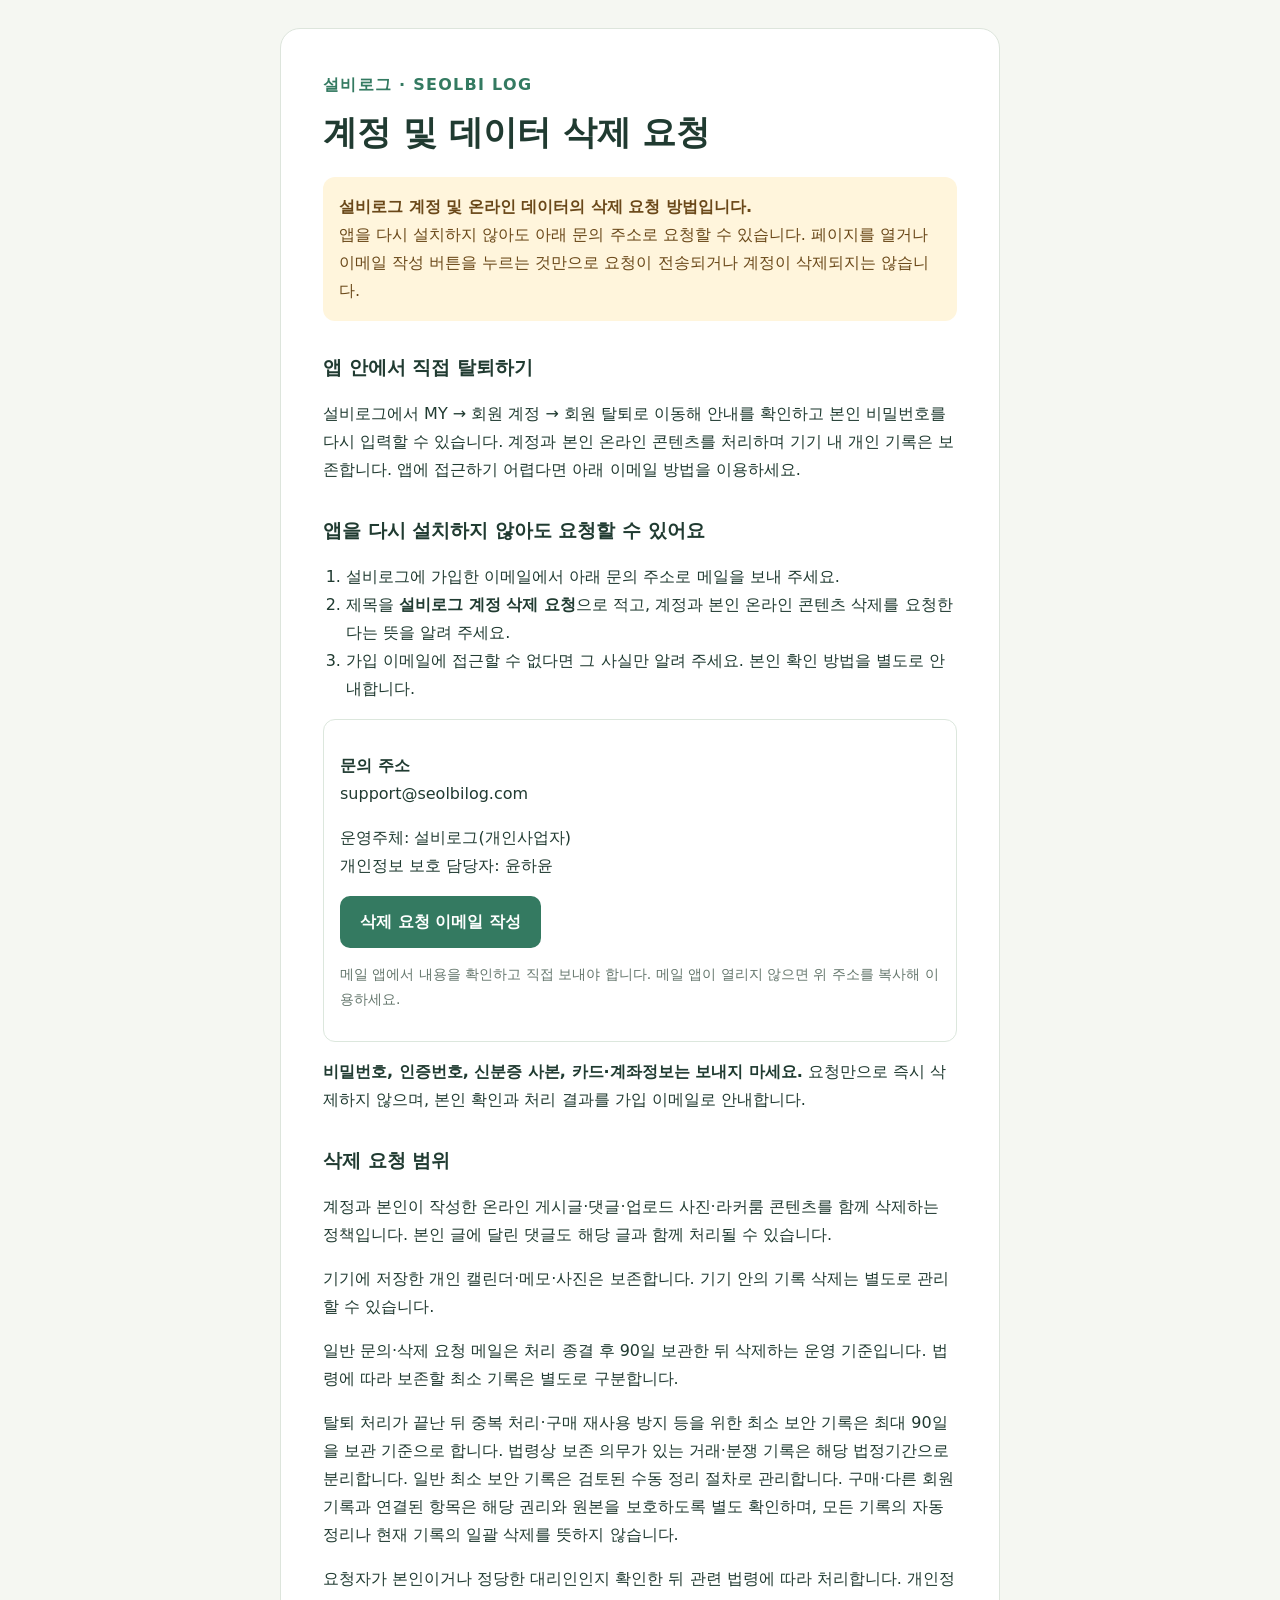
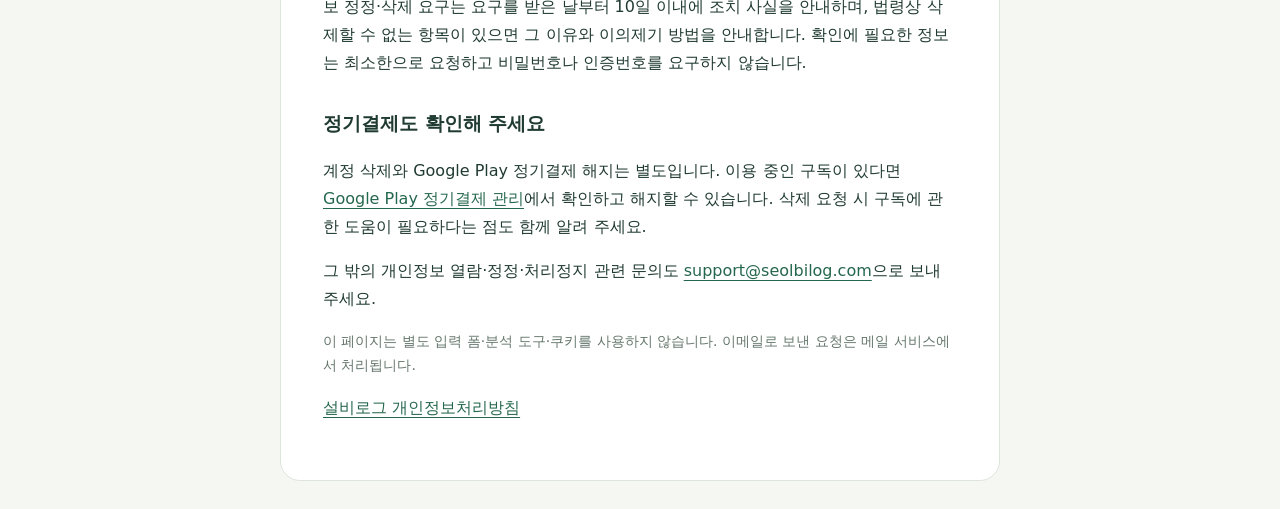
<file: index.html>
<!doctype html>
<html lang="ko">
<head>
  <meta charset="utf-8">
  <meta name="viewport" content="width=device-width, initial-scale=1">
  <meta name="robots" content="noindex, nofollow">
  <meta name="referrer" content="no-referrer">
  <meta http-equiv="Content-Security-Policy" content="default-src 'none'; style-src 'unsafe-inline'; base-uri 'none'; form-action 'none'">
  <title>계정 및 데이터 삭제 요청 | 설비로그</title>
  <style>
    :root { color-scheme: light; font-family: system-ui, sans-serif; color: #203b31; background: #f5f7f2; }
    * { box-sizing: border-box; }
    body { margin: 0; padding: 28px 16px; line-height: 1.75; }
    main { max-width: 720px; margin: auto; background: white; border: 1px solid #dde5dc; border-radius: 20px; padding: clamp(22px, 5vw, 42px); }
    .brand { color: #347a61; font-weight: 750; letter-spacing: .08em; }
    h1 { margin: 10px 0 20px; font-size: clamp(25px, 5vw, 34px); line-height: 1.4; }
    h2 { margin: 30px 0 10px; font-size: 19px; }
    p, li { overflow-wrap: anywhere; }
    ul, ol { padding-left: 23px; }
    a { color: #25674e; text-underline-offset: 4px; }
    a:focus-visible { outline: 3px solid #387c60; outline-offset: 5px; }
    .notice { padding: 16px; background: #fff5dc; color: #6a4819; border-radius: 12px; }
    .action { display: inline-block; padding: 12px 20px; background: #347a61; color: white; border-radius: 10px; text-decoration: none; font-weight: 650; }
    .muted { color: #65776d; font-size: 14px; }
    .contact { padding: 16px; border: 1px solid #dce7dd; border-radius: 12px; }
  </style>
</head>
<body>
  <main>
    <div class="brand">설비로그 · SEOLBI LOG</div>
    <h1>계정 및 데이터 삭제 요청</h1>
    <p class="notice" role="note"><strong>설비로그 계정 및 온라인 데이터의 삭제 요청 방법입니다.</strong><br>앱을 다시 설치하지 않아도 아래 문의 주소로 요청할 수 있습니다. 페이지를 열거나 이메일 작성 버튼을 누르는 것만으로 요청이 전송되거나 계정이 삭제되지는 않습니다.</p>

    <h2>앱 안에서 직접 탈퇴하기</h2>
    <p>설비로그에서 MY → 회원 계정 → 회원 탈퇴로 이동해 안내를 확인하고 본인 비밀번호를 다시 입력할 수 있습니다. 계정과 본인 온라인 콘텐츠를 처리하며 기기 내 개인 기록은 보존합니다. 앱에 접근하기 어렵다면 아래 이메일 방법을 이용하세요.</p>

    <h2>앱을 다시 설치하지 않아도 요청할 수 있어요</h2>
    <ol>
      <li>설비로그에 가입한 이메일에서 아래 문의 주소로 메일을 보내 주세요.</li>
      <li>제목을 <strong>설비로그 계정 삭제 요청</strong>으로 적고, 계정과 본인 온라인 콘텐츠 삭제를 요청한다는 뜻을 알려 주세요.</li>
      <li>가입 이메일에 접근할 수 없다면 그 사실만 알려 주세요. 본인 확인 방법을 별도로 안내합니다.</li>
    </ol>
    <div class="contact">
      <p><strong>문의 주소</strong><br>support@seolbilog.com</p>
      <p>운영주체: 설비로그(개인사업자)<br>개인정보 보호 담당자: 윤하윤</p>
      <a class="action" href="mailto:support@seolbilog.com?subject=%EC%84%A4%EB%B9%84%EB%A1%9C%EA%B7%B8%20%EA%B3%84%EC%A0%95%20%EC%82%AD%EC%A0%9C%20%EC%9A%94%EC%B2%AD">삭제 요청 이메일 작성</a>
      <p class="muted">메일 앱에서 내용을 확인하고 직접 보내야 합니다. 메일 앱이 열리지 않으면 위 주소를 복사해 이용하세요.</p>
    </div>
    <p><strong>비밀번호, 인증번호, 신분증 사본, 카드·계좌정보는 보내지 마세요.</strong> 요청만으로 즉시 삭제하지 않으며, 본인 확인과 처리 결과를 가입 이메일로 안내합니다.</p>

    <h2>삭제 요청 범위</h2>
    <p>계정과 본인이 작성한 온라인 게시글·댓글·업로드 사진·라커룸 콘텐츠를 함께 삭제하는 정책입니다. 본인 글에 달린 댓글도 해당 글과 함께 처리될 수 있습니다.</p>
    <p>기기에 저장한 개인 캘린더·메모·사진은 보존합니다. 기기 안의 기록 삭제는 별도로 관리할 수 있습니다.</p>
    <p>일반 문의·삭제 요청 메일은 처리 종결 후 90일 보관한 뒤 삭제하는 운영 기준입니다. 법령에 따라 보존할 최소 기록은 별도로 구분합니다.</p>
    <p>탈퇴 처리가 끝난 뒤 중복 처리·구매 재사용 방지 등을 위한 최소 보안 기록은 최대 90일을 보관 기준으로 합니다. 법령상 보존 의무가 있는 거래·분쟁 기록은 해당 법정기간으로 분리합니다. 일반 최소 보안 기록은 검토된 수동 정리 절차로 관리합니다. 구매·다른 회원 기록과 연결된 항목은 해당 권리와 원본을 보호하도록 별도 확인하며, 모든 기록의 자동 정리나 현재 기록의 일괄 삭제를 뜻하지 않습니다.</p>
    <p>요청자가 본인이거나 정당한 대리인인지 확인한 뒤 관련 법령에 따라 처리합니다. 개인정보 정정·삭제 요구는 요구를 받은 날부터 10일 이내에 조치 사실을 안내하며, 법령상 삭제할 수 없는 항목이 있으면 그 이유와 이의제기 방법을 안내합니다. 확인에 필요한 정보는 최소한으로 요청하고 비밀번호나 인증번호를 요구하지 않습니다.</p>

    <h2>정기결제도 확인해 주세요</h2>
    <p>계정 삭제와 Google Play 정기결제 해지는 별도입니다. 이용 중인 구독이 있다면 <a href="https://play.google.com/store/account/subscriptions" target="_blank" rel="noopener noreferrer">Google Play 정기결제 관리</a>에서 확인하고 해지할 수 있습니다. 삭제 요청 시 구독에 관한 도움이 필요하다는 점도 함께 알려 주세요.</p>
    <p>그 밖의 개인정보 열람·정정·처리정지 관련 문의도 <a href="mailto:support@seolbilog.com">support@seolbilog.com</a>으로 보내 주세요.</p>
    <p class="muted">이 페이지는 별도 입력 폼·분석 도구·쿠키를 사용하지 않습니다. 이메일로 보낸 요청은 메일 서비스에서 처리됩니다.</p>
  <p><a href="privacy-policy.html">설비로그 개인정보처리방침</a></p>
  </main>
</body>
</html>
</file>
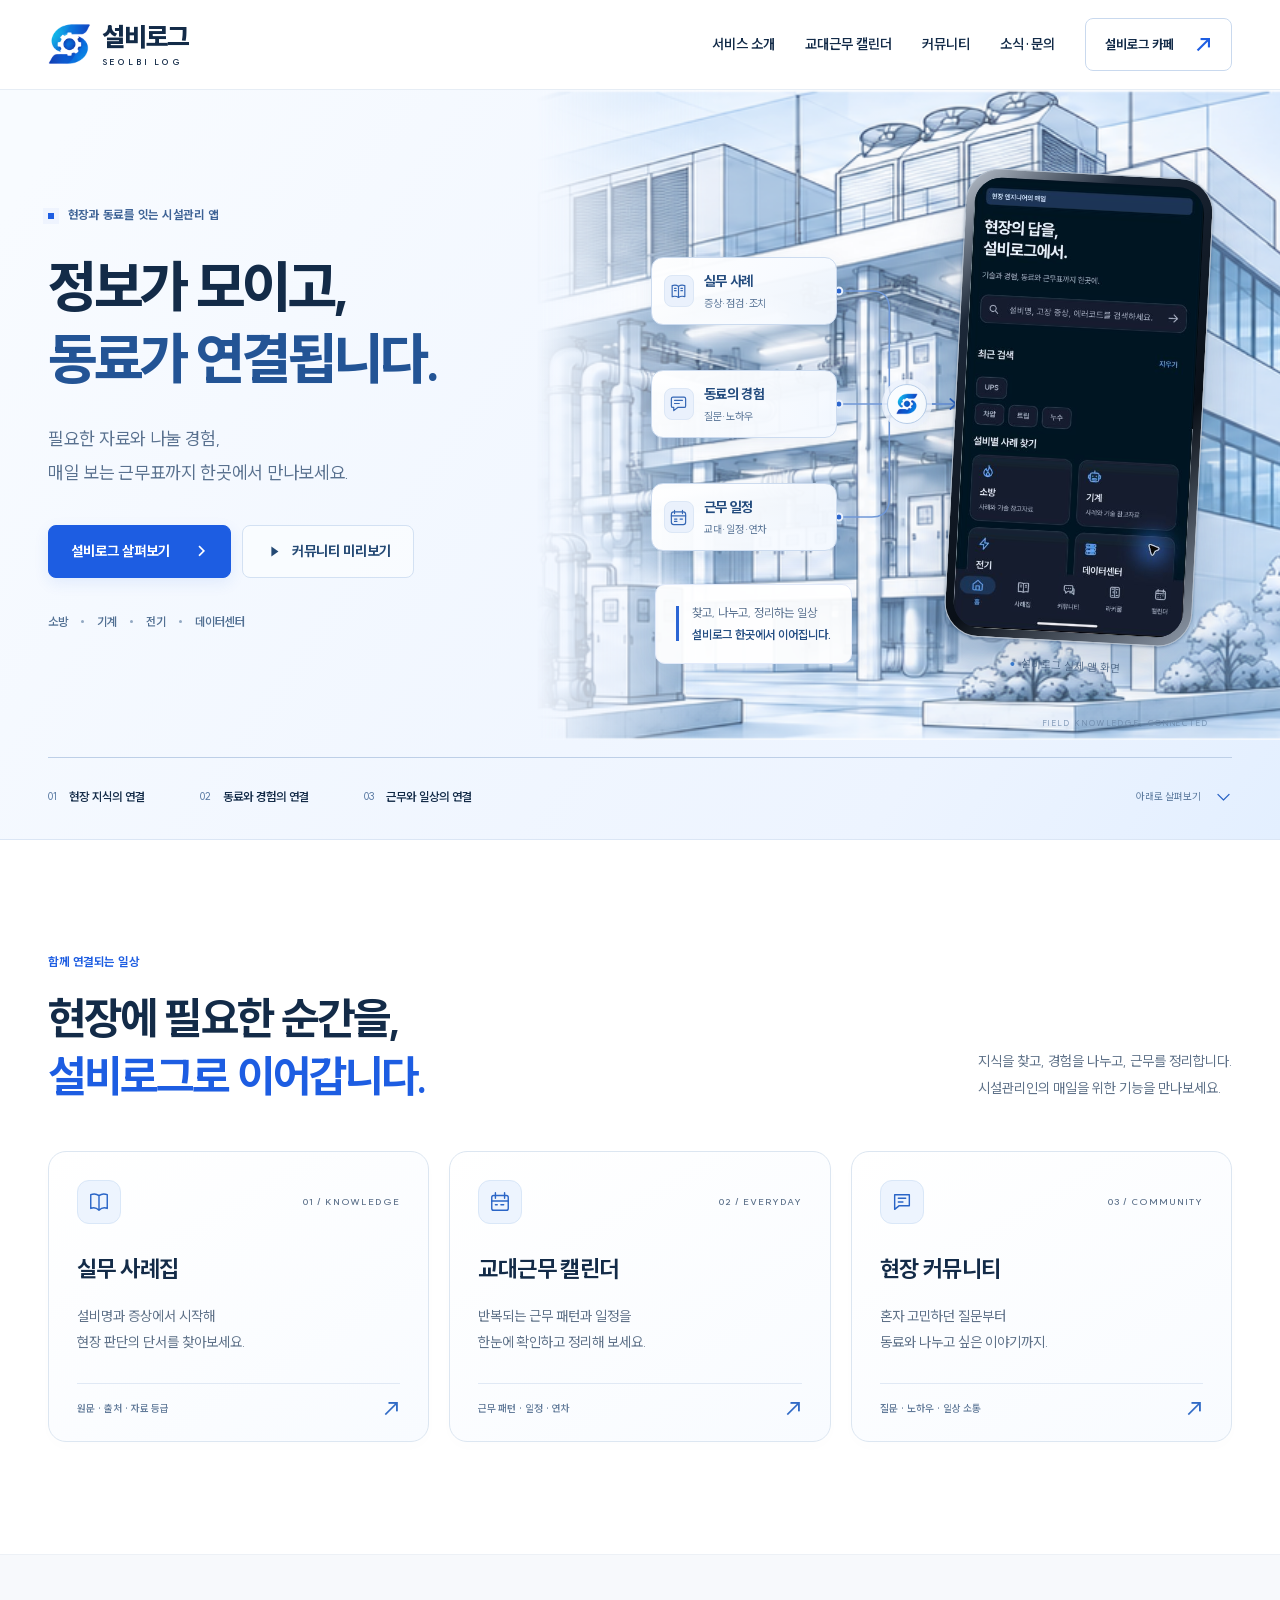
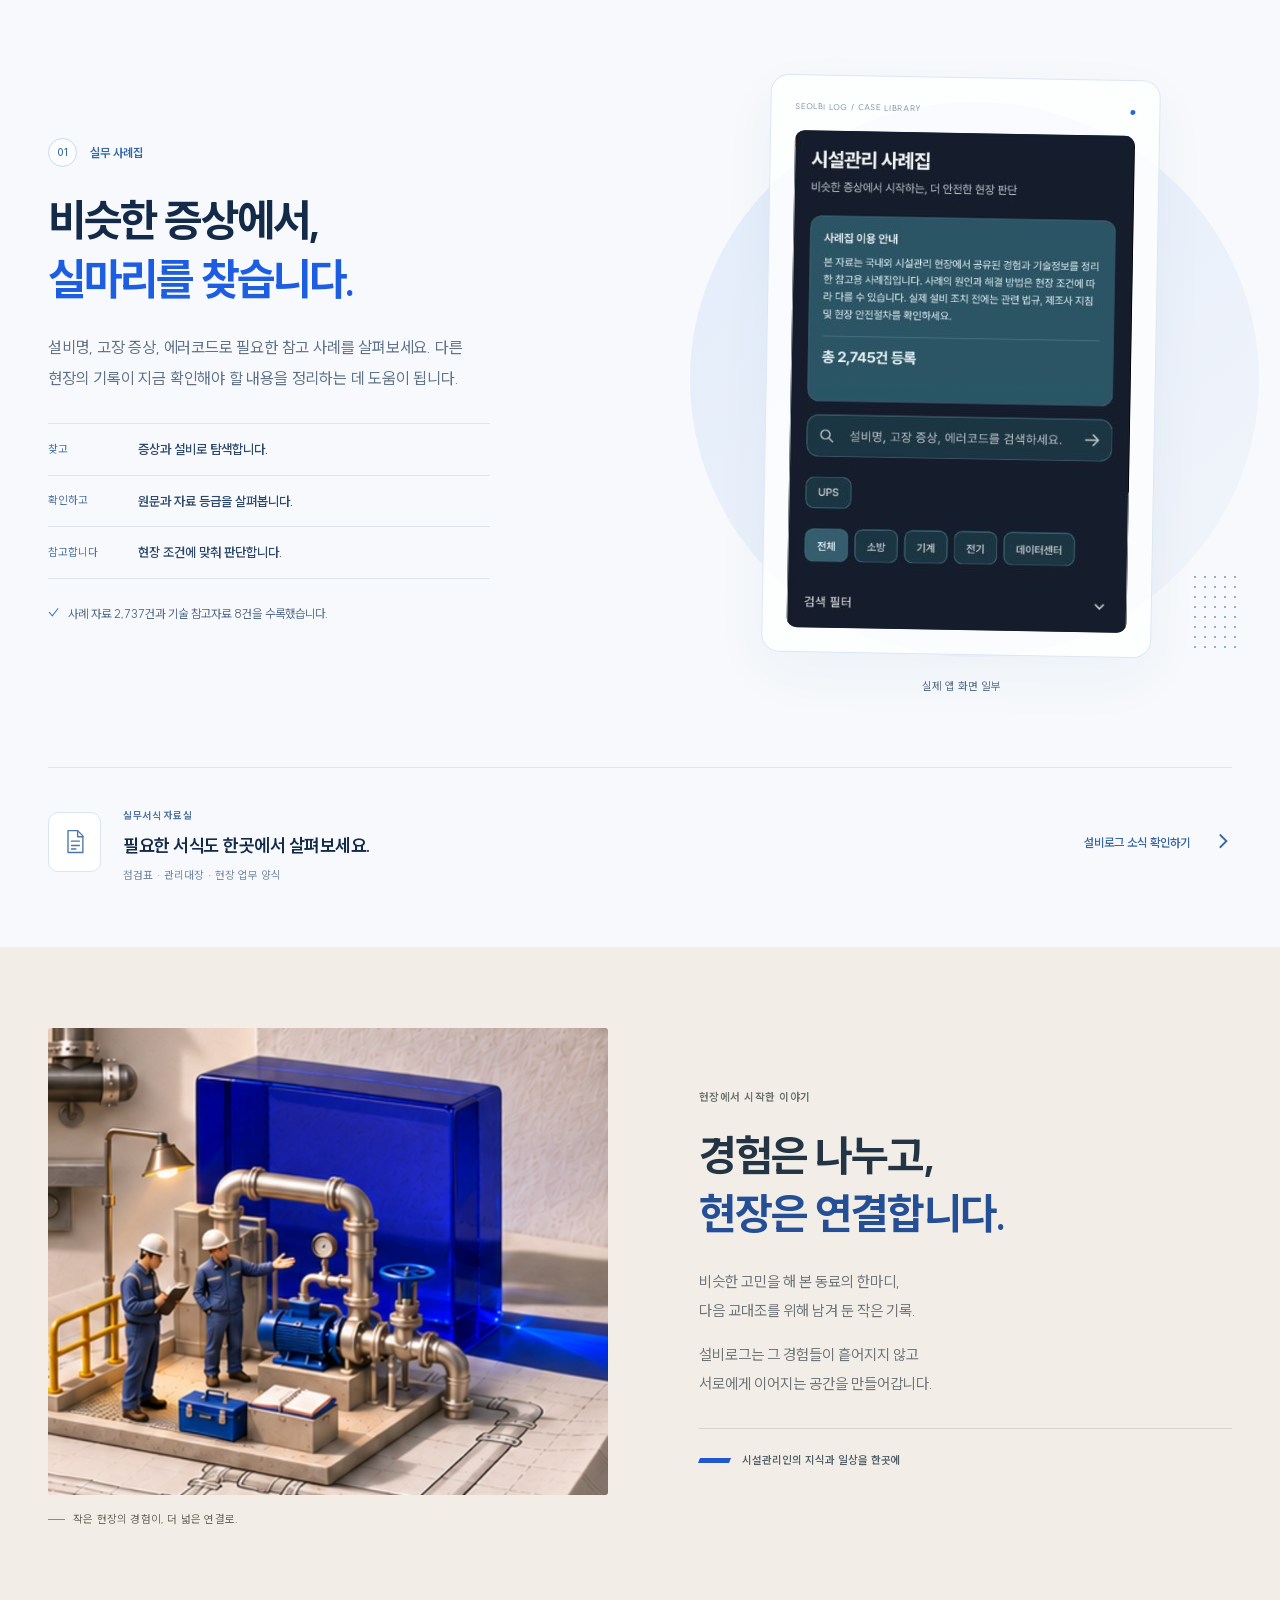
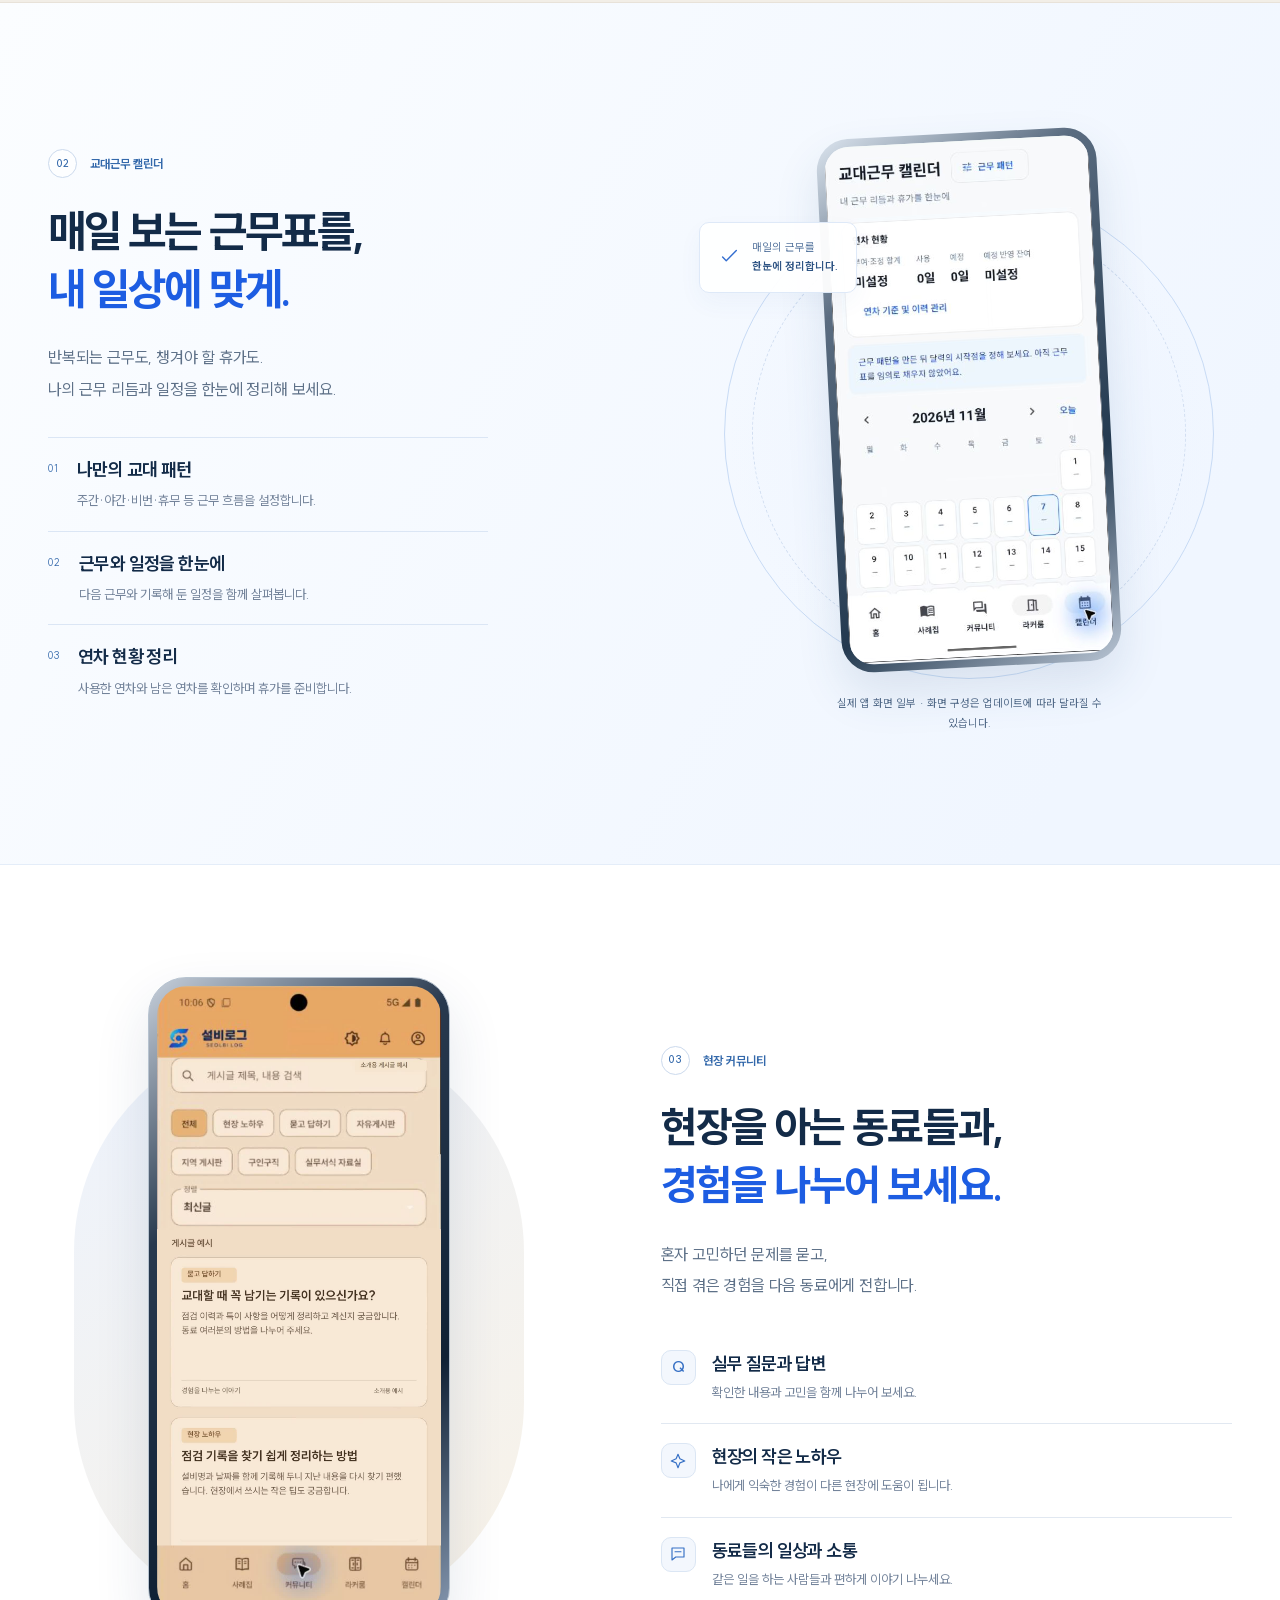
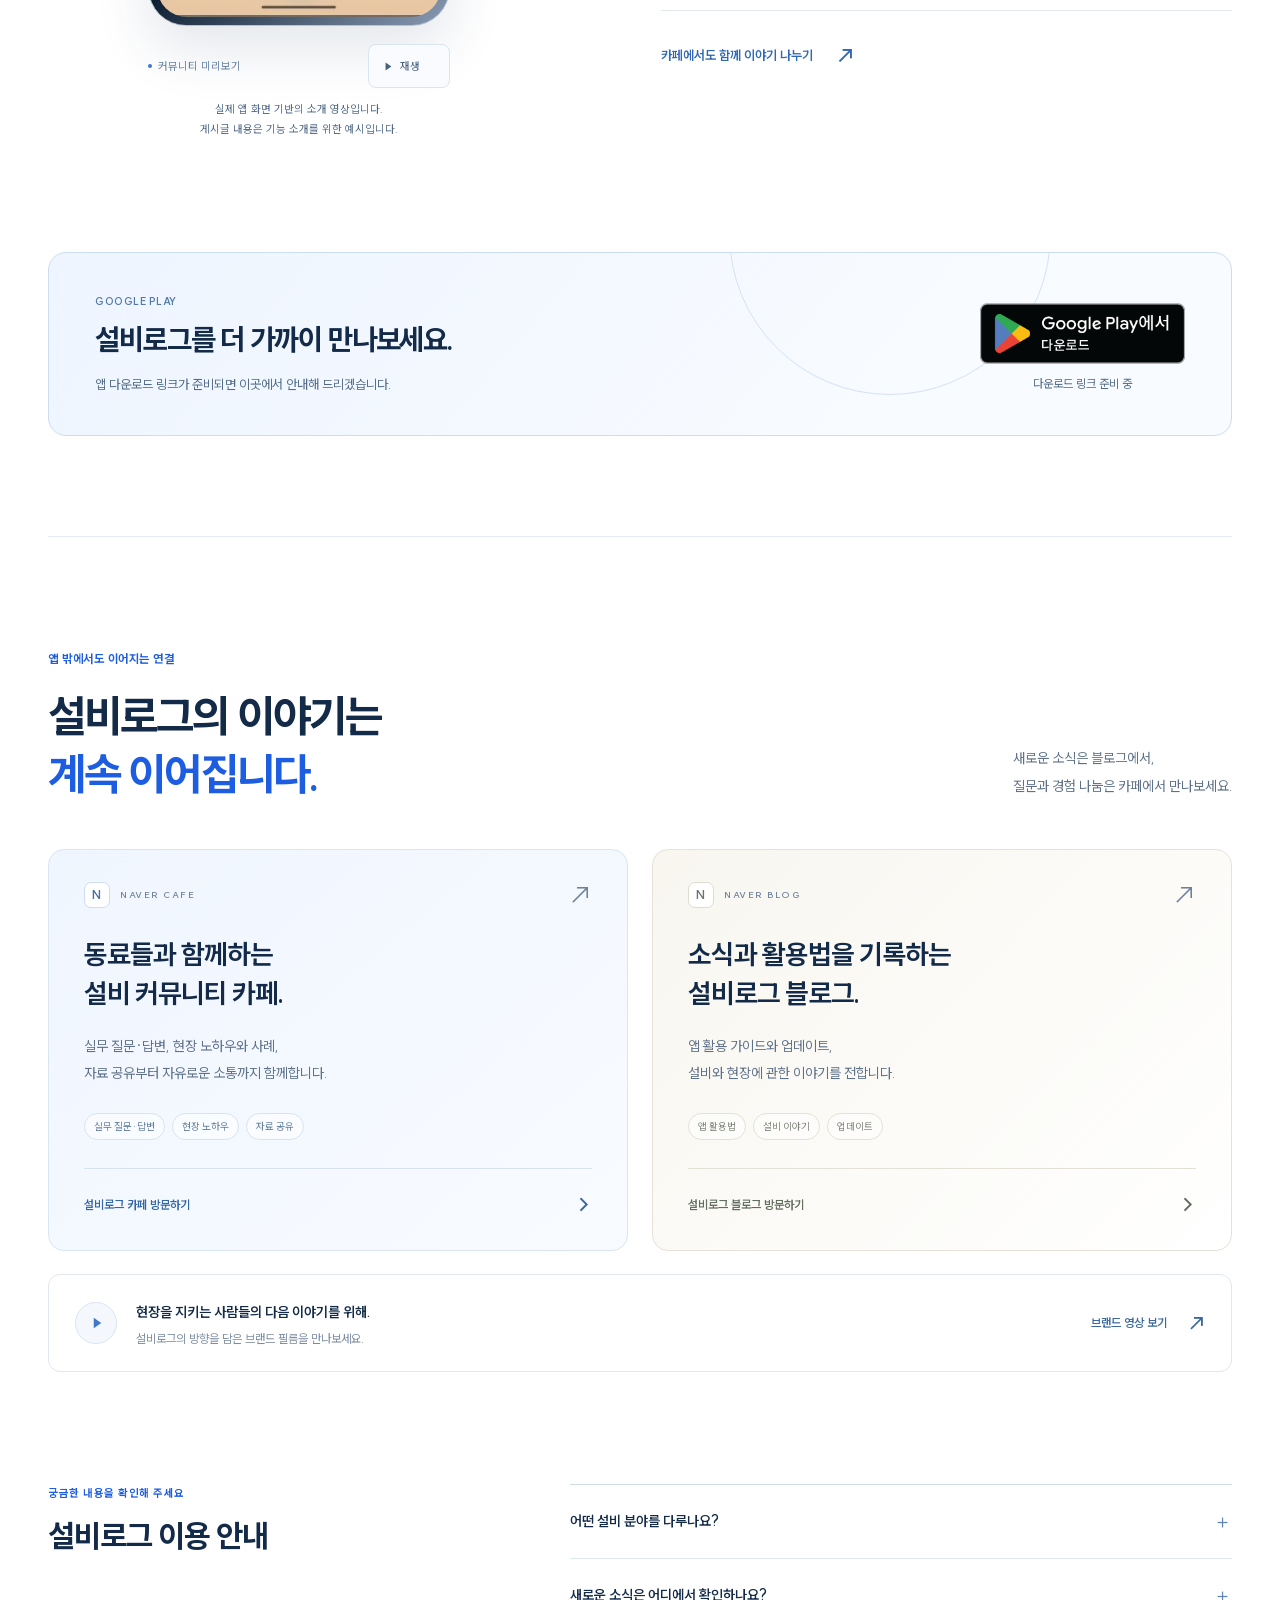
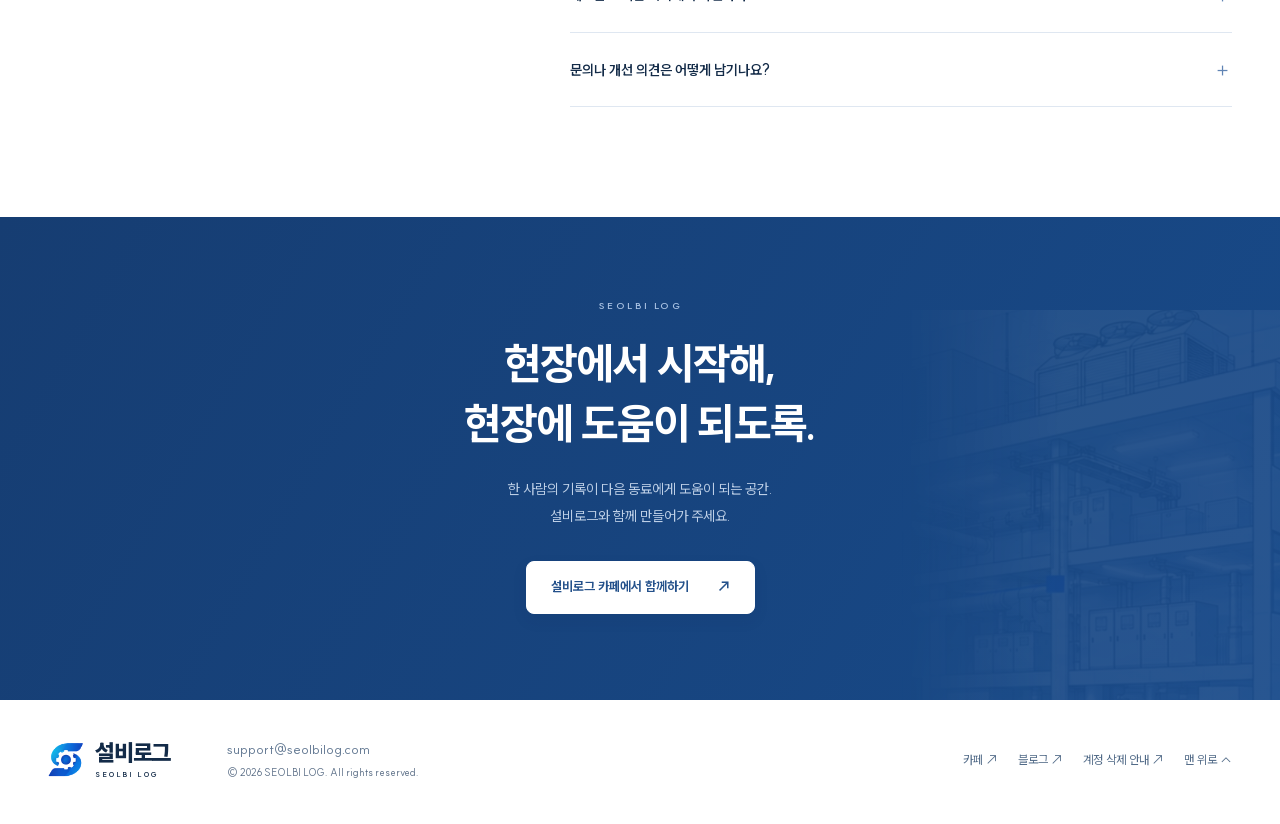
<file: website/index.html>
<!doctype html>
<html lang="ko">
<head>
<meta charset="utf-8"><meta name="viewport" content="width=device-width,initial-scale=1,viewport-fit=cover"><meta name="robots" content="noindex,nofollow"><link rel="canonical" href="https://rainbow-talk-dev-0903.github.io/seolbilog-support/website/">
<meta property="og:type" content="website"><meta property="og:locale" content="ko_KR"><meta property="og:site_name" content="설비로그"><meta property="og:title" content="설비로그 — 정보가 모이고, 동료가 연결되는 곳"><meta property="og:description" content="실무 사례집부터 커뮤니티, 매일 보는 교대근무 캘린더까지. 시설관리인의 지식과 일상을 한곳에서 만나보세요."><meta property="og:url" content="https://rainbow-talk-dev-0903.github.io/seolbilog-support/website/"><meta property="og:image" content="https://rainbow-talk-dev-0903.github.io/seolbilog-support/website/assets/social-card.png"><meta property="og:image:width" content="1200"><meta property="og:image:height" content="630"><meta property="og:image:alt" content="정보가 모이고 동료가 연결되는 곳, 설비로그"><meta name="twitter:card" content="summary_large_image"><meta name="theme-color" content="#f2f7ff">
<meta name="description" content="현장의 경험과 동료의 일상을 연결하는 설비로그. 실무 사례집, 교대근무 캘린더, 커뮤니티와 현장 자료를 만나보세요.">
<title>설비로그 — 현장의 경험을 잇습니다</title><link rel="icon" href="assets/brand-mark.png"><link rel="preload" href="assets/SUIT-Variable.woff2" as="font" type="font/woff2" crossorigin><link rel="stylesheet" href="assets/homepage.css?v=9a4bbefc1c49"><script src="assets/homepage.js" defer></script>
</head>
<body id="top"><a class="skip" href="#main">본문 바로가기</a>
<header class="header"><div class="header-inner container"><a class="brand" href="#top" aria-label="설비로그 홈"><img src="assets/brand-mark.png" width="43" height="43" alt=""><span><b>설비로그</b><small>SEOLBI LOG</small></span></a>
<nav class="nav" id="main-nav" aria-label="주 메뉴"><a href="#service">서비스 소개</a><a href="#calendar">교대근무 캘린더</a><a href="#community">커뮤니티</a><a href="#connect">소식·문의</a></nav>
<a class="nav-cta" href="https://cafe.naver.com/seolbilog" target="_blank" rel="noopener noreferrer">설비로그 카페 <span aria-hidden="true">↗</span></a><button class="menu-button" aria-controls="main-nav" aria-expanded="false" aria-label="메뉴 열기"><span></span><span></span></button></div></header>
<main id="main">
<section class="hero" aria-labelledby="hero-title"><div class="container hero-inner"><div class="hero-copy"><p class="eyebrow"><span class="tiny-square"></span> 현장과 동료를 잇는 시설관리 앱</p><h1 id="hero-title">정보가 모이고,<br><em>동료가 연결됩니다.</em></h1><p class="hero-description">필요한 자료와 나눌 경험,<br>매일 보는 근무표까지 한곳에서 만나보세요.</p>
<div class="hero-actions"><a class="button primary" href="#service">설비로그 살펴보기 <span aria-hidden="true">→</span></a><a class="button quiet" href="#community"><svg viewBox="0 0 24 24" aria-hidden="true"><path d="m9 5 10 7-10 7Z"/></svg> 커뮤니티 미리보기</a></div><div class="fields" aria-label="주요 설비 분야"><span>소방</span><i></i><span>기계</span><i></i><span>전기</span><i></i><span>데이터센터</span></div></div>
<div class="hero-stage"><div class="building-art" aria-hidden="true"></div><div class="hero-connection" role="group" aria-label="실무 사례와 동료의 경험, 근무 일정이 설비로그 한곳으로 이어집니다.">
<svg class="connection-map connection-map--desktop" viewBox="0 0 600 667" preserveAspectRatio="none" aria-hidden="true"><g class="connection-routes"><path d="M194 201H228Q246 201 246 219V296Q246 314 264 314H360"/><path d="M194 314H360"/><path d="M194 427H228Q246 427 246 409V332Q246 314 264 314H360"/></g><g class="connection-dots"><circle cx="194" cy="201" r="3.5"/><circle cx="194" cy="314" r="3.5"/><circle cx="194" cy="427" r="3.5"/></g><path class="connection-arrow" d="m309 309 6 5-6 5"/></svg>
<svg class="connection-map connection-map--mobile" viewBox="0 0 360 650" preserveAspectRatio="none" aria-hidden="true"><g class="connection-routes"><path d="M60 88V110Q60 124 74 124H166Q180 124 180 138V156"/><path d="M180 88V156"/><path d="M300 88V110Q300 124 286 124H194Q180 124 180 138V156"/></g><g class="connection-dots"><circle cx="60" cy="88" r="3"/><circle cx="180" cy="88" r="3"/><circle cx="300" cy="88" r="3"/></g><path class="connection-arrow" d="m175 146 5 5 5-5"/></svg>
<div class="hero-sources"><div class="hero-source hero-source--cases"><span class="source-icon"><svg viewBox="0 0 24 24" aria-hidden="true"><path d="M12 5.5c-2-1.5-5-1.8-8-1v14c3-.8 6-.5 8 1 2-1.5 5-1.8 8-1v-14c-3-.8-6-.5-8 1Z"/><path d="M12 5.5v14M7 8h2M15 8h2M7 11h2M15 11h2"/></svg></span><span><b>실무 사례</b><small>증상·점검·조치</small></span></div><div class="hero-source hero-source--experience"><span class="source-icon"><svg viewBox="0 0 24 24" aria-hidden="true"><path d="M5 4h14a2 2 0 0 1 2 2v9a2 2 0 0 1-2 2h-8l-5 4v-4H5a2 2 0 0 1-2-2V6a2 2 0 0 1 2-2Z"/><path d="M7 8h10M7 12h6"/></svg></span><span><b>동료의 경험</b><small>질문·노하우</small></span></div><div class="hero-source hero-source--schedule"><span class="source-icon"><svg viewBox="0 0 24 24" aria-hidden="true"><rect x="3" y="5" width="18" height="16" rx="3"/><path d="M7 3v4M17 3v4M3 10h18M7 14h3M14 14h3M7 17h3"/></svg></span><span><b>근무 일정</b><small>교대·일정·연차</small></span></div></div><div class="connection-hub" aria-hidden="true"><img src="assets/brand-mark.png" width="22" height="22" alt=""></div></div><figure class="app-device hero-device"><div class="device-inner"><div class="home-screen"><img src="assets/app-home-code13.png" fetchpriority="high" decoding="async" alt="설비로그 실제 앱 홈 화면. 설비별 사례와 검색, 커뮤니티 및 캘린더 메뉴" width="390" height="765"></div></div><figcaption><span></span> 설비로그 실제 앱 화면</figcaption></figure><div class="hero-note"><span class="note-rule"></span><p>찾고, 나누고, 정리하는 일상<br><strong>설비로그 한곳에서 이어집니다.</strong></p></div><span class="stage-coordinate" aria-hidden="true">FIELD KNOWLEDGE, CONNECTED</span></div></div>
<div class="container hero-bottom"><div><span>01</span><b>현장 지식의 연결</b></div><div><span>02</span><b>동료와 경험의 연결</b></div><div><span>03</span><b>근무와 일상의 연결</b></div><a href="#service" aria-label="서비스 소개로 이동">아래로 살펴보기 <span aria-hidden="true">↓</span></a></div></section>

<section id="service" class="section services container" aria-labelledby="service-title"><div class="section-top"><div><p class="eyebrow blue">함께 연결되는 일상</p><h2 id="service-title">현장에 필요한 순간을,<br><em>설비로그로 이어갑니다.</em></h2></div><p class="section-lead">지식을 찾고, 경험을 나누고, 근무를 정리합니다.<br>시설관리인의 매일을 위한 기능을 만나보세요.</p></div>
<div class="service-cards">
<a class="service-card" href="#cases"><div class="card-top"><span class="icon-box"><svg viewBox="0 0 24 24" aria-hidden="true"><path d="M12 5v16M3 4q5-2 9 1 4-3 9-1v15q-5-2-9 2-4-4-9-2Z"/></svg></span><span class="card-number">01 / KNOWLEDGE</span></div><h3>실무 사례집</h3><p>설비명과 증상에서 시작해<br>현장 판단의 단서를 찾아보세요.</p><span class="card-bottom">원문 · 출처 · 자료 등급 <i aria-hidden="true">↗</i></span></a>
<a class="service-card" href="#calendar"><div class="card-top"><span class="icon-box"><svg viewBox="0 0 24 24" aria-hidden="true"><rect x="3" y="5" width="18" height="16" rx="2"/><path d="M7 2v6M17 2v6M3 11h18M7 15h2M13 15h3"/></svg></span><span class="card-number">02 / EVERYDAY</span></div><h3>교대근무 캘린더</h3><p>반복되는 근무 패턴과 일정을<br>한눈에 확인하고 정리해 보세요.</p><span class="card-bottom">근무 패턴 · 일정 · 연차 <i aria-hidden="true">↗</i></span></a>
<a class="service-card" href="#community"><div class="card-top"><span class="icon-box"><svg viewBox="0 0 24 24" aria-hidden="true"><path d="M4 4h16v12H9l-5 4Z"/><path d="M8 8h8M8 12h5"/></svg></span><span class="card-number">03 / COMMUNITY</span></div><h3>현장 커뮤니티</h3><p>혼자 고민하던 질문부터<br>동료와 나누고 싶은 이야기까지.</p><span class="card-bottom">질문 · 노하우 · 일상 소통 <i aria-hidden="true">↗</i></span></a>
</div></section>

<section id="cases" class="section case-section" aria-labelledby="case-title"><div class="container split case-layout"><div class="case-copy"><p class="section-index"><span>01</span> 실무 사례집</p><h2 id="case-title">비슷한 증상에서,<br><em>실마리를 찾습니다.</em></h2><p class="body-copy">설비명, 고장 증상, 에러코드로 필요한 참고 사례를 살펴보세요. 다른 현장의 기록이 지금 확인해야 할 내용을 정리하는 데 도움이 됩니다.</p><div class="case-steps"><div><span>찾고</span><b>증상과 설비로 탐색합니다.</b></div><div><span>확인하고</span><b>원문과 자료 등급을 살펴봅니다.</b></div><div><span>참고합니다</span><b>현장 조건에 맞춰 판단합니다.</b></div></div><p class="growth-note"><span aria-hidden="true">✓</span> 사례 자료 2,737건과 기술 참고자료 8건을 수록했습니다.</p></div>
<figure class="case-visual"><div class="case-sheet"><div class="sheet-top"><span>SEOLBI LOG / CASE LIBRARY</span><i aria-hidden="true"></i></div><div class="case-capture"><img src="assets/app-cases-code13.png" alt="실제 설비로그 앱의 시설관리 사례집 검색 영역" loading="lazy" width="390" height="570"></div></div><figcaption>실제 앱 화면 일부</figcaption><div class="visual-dots" aria-hidden="true"></div></figure></div>
<div class="container forms-note"><div class="forms-icon"><svg viewBox="0 0 32 32" aria-hidden="true"><path d="M8 3h11l6 6v19H8Z"/><path d="M19 3v7h6M12 15h9M12 20h9M12 24h5"/></svg></div><div><span class="eyebrow">실무서식 자료실</span><h3>필요한 서식도 한곳에서 살펴보세요.</h3><p>점검표 · 관리대장 · 현장 업무 양식</p></div><a href="#connect">설비로그 소식 확인하기 <span aria-hidden="true">→</span></a></div></section>

<section class="diorama-section" aria-labelledby="story-title"><div class="container diorama-layout"><figure class="diorama-visual"><div class="diorama-window"><img src="assets/diorama.jpg" alt="도면 위에서 펌프와 배관을 점검하며 경험을 나누는 작업자 미니어처" loading="lazy" width="2160" height="1800"></div><figcaption><span></span> 작은 현장의 경험이, 더 넓은 연결로.</figcaption></figure><div class="diorama-copy"><p class="eyebrow">현장에서 시작한 이야기</p><h2 id="story-title">경험은 나누고,<br><em>현장은 연결합니다.</em></h2><p>비슷한 고민을 해 본 동료의 한마디,<br>다음 교대조를 위해 남겨 둔 작은 기록.</p><p>설비로그는 그 경험들이 흩어지지 않고<br>서로에게 이어지는 공간을 만들어갑니다.</p><div class="diorama-sign"><span aria-hidden="true"></span><b>시설관리인의 지식과 일상을 한곳에</b></div></div></div></section>

<section id="calendar" class="section calendar-section" aria-labelledby="calendar-title"><div class="container calendar-layout"><div class="calendar-copy"><p class="section-index"><span>02</span> 교대근무 캘린더</p><h2 id="calendar-title">매일 보는 근무표를,<br><em>내 일상에 맞게.</em></h2><p class="body-copy">반복되는 근무도, 챙겨야 할 휴가도.<br>나의 근무 리듬과 일정을 한눈에 정리해 보세요.</p>
<div class="calendar-features"><article><span class="feature-count">01</span><div><h3>나만의 교대 패턴</h3><p>주간·야간·비번·휴무 등 근무 흐름을 설정합니다.</p></div></article><article><span class="feature-count">02</span><div><h3>근무와 일정을 한눈에</h3><p>다음 근무와 기록해 둔 일정을 함께 살펴봅니다.</p></div></article><article><span class="feature-count">03</span><div><h3>연차 현황 정리</h3><p>사용한 연차와 남은 연차를 확인하며 휴가를 준비합니다.</p></div></article></div></div>
<figure class="calendar-visual"><div class="calendar-orbit" aria-hidden="true"></div><div class="calendar-label"><svg viewBox="0 0 24 24" aria-hidden="true"><path d="m5 12 4 4L20 5"/></svg><span>매일의 근무를<br><b>한눈에 정리합니다.</b></span></div><div class="calendar-device"><div class="calendar-screen"><img src="assets/app-calendar.jpg" alt="실제 설비로그 앱 교대근무 캘린더 화면. 근무 패턴, 연차 현황과 월간 달력" width="423" height="970" loading="lazy"></div></div><figcaption>실제 앱 화면 일부 · 화면 구성은 업데이트에 따라 달라질 수 있습니다.</figcaption></figure></div></section>

<section id="community" class="section community-section" aria-labelledby="community-title"><div class="container community-layout"><figure class="community-visual"><div class="community-halo" aria-hidden="true"></div><div class="portrait-device"><video id="community-video" controls muted loop playsinline preload="metadata" poster="assets/community-poster.jpg" aria-label="설비로그 커뮤니티 소개 영상. 실제 앱 화면 기반의 소개용 게시글 예시가 천천히 넘어갑니다."><source src="assets/seolbilog-community.mp4" type="video/mp4"></video></div>
<div class="portrait-controls"><span><i></i> 커뮤니티 미리보기</span><button id="community-play" type="button" aria-label="커뮤니티 영상 일시정지" aria-pressed="false"><svg class="pause-icon" viewBox="0 0 20 20" aria-hidden="true"><path d="M7 5v10M13 5v10"/></svg><svg class="play-icon" viewBox="0 0 20 20" aria-hidden="true"><path d="m7 4 9 6-9 6Z"/></svg><span>일시정지</span></button></div><figcaption>실제 앱 화면 기반의 소개 영상입니다.<br>게시글 내용은 기능 소개를 위한 예시입니다.</figcaption></figure>
<div class="community-copy"><p class="section-index"><span>03</span> 현장 커뮤니티</p><h2 id="community-title">현장을 아는 동료들과,<br><em>경험을 나누어 보세요.</em></h2><p class="body-copy">혼자 고민하던 문제를 묻고,<br>직접 겪은 경험을 다음 동료에게 전합니다.</p>
<div class="community-topics"><article><span class="topic-icon">Q</span><div><h3>실무 질문과 답변</h3><p>확인한 내용과 고민을 함께 나누어 보세요.</p></div></article><article><span class="topic-icon"><svg viewBox="0 0 24 24" aria-hidden="true"><path d="m12 3 2.5 6 6.5 3-6.5 2.5L12 21l-2.5-6.5L3 12l6.5-3Z"/></svg></span><div><h3>현장의 작은 노하우</h3><p>나에게 익숙한 경험이 다른 현장에 도움이 됩니다.</p></div></article><article><span class="topic-icon"><svg viewBox="0 0 24 24" aria-hidden="true"><path d="M4 4h16v12H9l-5 4Z"/><path d="M8 9h8"/></svg></span><div><h3>동료들의 일상과 소통</h3><p>같은 일을 하는 사람들과 편하게 이야기 나누세요.</p></div></article></div><a class="text-link" href="https://cafe.naver.com/seolbilog" target="_blank" rel="noopener noreferrer">카페에서도 함께 이야기 나누기 <span aria-hidden="true">↗</span></a></div></div></section>

<section id="download" class="play-section container" aria-labelledby="play-title"><div class="play-banner"><div class="play-copy"><p class="eyebrow">GOOGLE PLAY</p><h2 id="play-title">설비로그를 더 가까이 만나보세요.</h2><p>앱 다운로드 링크가 준비되면 이곳에서 안내해 드리겠습니다.</p></div><a id="google-play-link" class="play-download" role="link" aria-disabled="true" aria-label="Google Play 다운로드 링크 준비 중"><img src="assets/google-play-ko.png" width="205" height="80" alt="Google Play에서 다운로드" loading="lazy"><span class="play-status" id="google-play-status">다운로드 링크 준비 중</span></a></div></section>

<section id="connect" class="section connect-section container" aria-labelledby="connect-title"><div class="section-top"><div><p class="eyebrow blue">앱 밖에서도 이어지는 연결</p><h2 id="connect-title">설비로그의 이야기는<br><em>계속 이어집니다.</em></h2></div><p class="section-lead">새로운 소식은 블로그에서,<br>질문과 경험 나눔은 카페에서 만나보세요.</p></div>
<div class="connect-cards"><a class="connect-card cafe-card" href="https://cafe.naver.com/seolbilog" target="_blank" rel="noopener noreferrer"><div class="connect-top"><span class="naver-mark">N</span><span>NAVER CAFE</span><i aria-hidden="true">↗</i></div><h3>동료들과 함께하는<br>설비 커뮤니티 카페.</h3><p>실무 질문·답변, 현장 노하우와 사례,<br>자료 공유부터 자유로운 소통까지 함께합니다.</p><div class="connect-tags"><span>실무 질문·답변</span><span>현장 노하우</span><span>자료 공유</span></div><b class="connect-link">설비로그 카페 방문하기 <span aria-hidden="true">→</span></b></a>
<a class="connect-card blog-card" href="https://blog.naver.com/seolbilog" target="_blank" rel="noopener noreferrer"><div class="connect-top"><span class="naver-mark">N</span><span>NAVER BLOG</span><i aria-hidden="true">↗</i></div><h3>소식과 활용법을 기록하는<br>설비로그 블로그.</h3><p>앱 활용 가이드와 업데이트,<br>설비와 현장에 관한 이야기를 전합니다.</p><div class="connect-tags"><span>앱 활용법</span><span>설비 이야기</span><span>업데이트</span></div><b class="connect-link">설비로그 블로그 방문하기 <span aria-hidden="true">→</span></b></a></div>
<div class="film-invitation"><span class="film-icon"><svg viewBox="0 0 24 24" aria-hidden="true"><path d="m9 5 10 7-10 7Z"/></svg></span><div><b>현장을 지키는 사람들의 다음 이야기를 위해.</b><p>설비로그의 방향을 담은 브랜드 필름을 만나보세요.</p></div><button class="film-open" type="button" aria-haspopup="dialog" aria-controls="brand-dialog">브랜드 영상 보기 <span aria-hidden="true">↗</span></button></div></section>

<section class="faq-section container" aria-labelledby="faq-title"><div><p class="eyebrow blue">궁금한 내용을 확인해 주세요</p><h2 id="faq-title">설비로그 이용 안내</h2></div><div class="faq-list"><details><summary>어떤 설비 분야를 다루나요?<span aria-hidden="true">＋</span></summary><p>소방·기계·전기·데이터센터 등 시설관리 실무에서 만나는 설비 정보를 다룹니다. 분야별 참고 사례와 현장 경험을 살펴보실 수 있습니다.</p></details><details><summary>새로운 소식은 어디에서 확인하나요?<span aria-hidden="true">＋</span></summary><p>설비로그 카페와 블로그에서 앱 소개, 활용 가이드와 업데이트 소식을 전합니다. 아래 공식 채널을 통해 확인해 주세요.</p></details><details><summary>문의나 개선 의견은 어떻게 남기나요?<span aria-hidden="true">＋</span></summary><p>카페의 ‘앱 문의·건의’ 게시판을 이용하거나 <a href="mailto:support@seolbilog.com">support@seolbilog.com</a>으로 문의해 주세요.</p></details></div></section>
<section class="closing"><div class="container closing-inner"><div class="closing-art" aria-hidden="true"></div><p class="eyebrow">SEOLBI LOG</p><h2>현장에서 시작해,<br>현장에 도움이 되도록.</h2><p>한 사람의 기록이 다음 동료에게 도움이 되는 공간.<br>설비로그와 함께 만들어가 주세요.</p><a class="button closing-button" href="https://cafe.naver.com/seolbilog" target="_blank" rel="noopener noreferrer">설비로그 카페에서 함께하기 <span aria-hidden="true">↗</span></a></div></section>
</main>
<footer class="footer container"><a class="brand" href="#top" aria-label="설비로그 홈"><img src="assets/brand-mark.png" width="39" height="39" alt=""><span><b>설비로그</b><small>SEOLBI LOG</small></span></a><div class="footer-info"><a href="mailto:support@seolbilog.com">support@seolbilog.com</a><small>© 2026 SEOLBI LOG. All rights reserved.</small></div><div class="footer-links"><a href="https://cafe.naver.com/seolbilog" target="_blank" rel="noopener noreferrer">카페 ↗</a><a href="https://blog.naver.com/seolbilog" target="_blank" rel="noopener noreferrer">블로그 ↗</a><a href="https://rainbow-talk-dev-0903.github.io/seolbilog-support/account-deletion.html" target="_blank" rel="noopener noreferrer">계정 삭제 안내 ↗</a><a href="#top">맨 위로 ↑</a></div></footer>
<dialog id="brand-dialog" class="brand-dialog" aria-labelledby="brand-dialog-title"><div class="dialog-heading"><h2 id="brand-dialog-title">설비로그 브랜드 필름</h2><button class="film-close" type="button" aria-label="브랜드 영상 닫기">×</button></div><video controls playsinline preload="none" poster="assets/film-poster.jpg" aria-label="설비로그 브랜드 필름"><source src="assets/seolbilog-brand-film.mp4" type="video/mp4"></video></dialog>
</body></html>
</file>
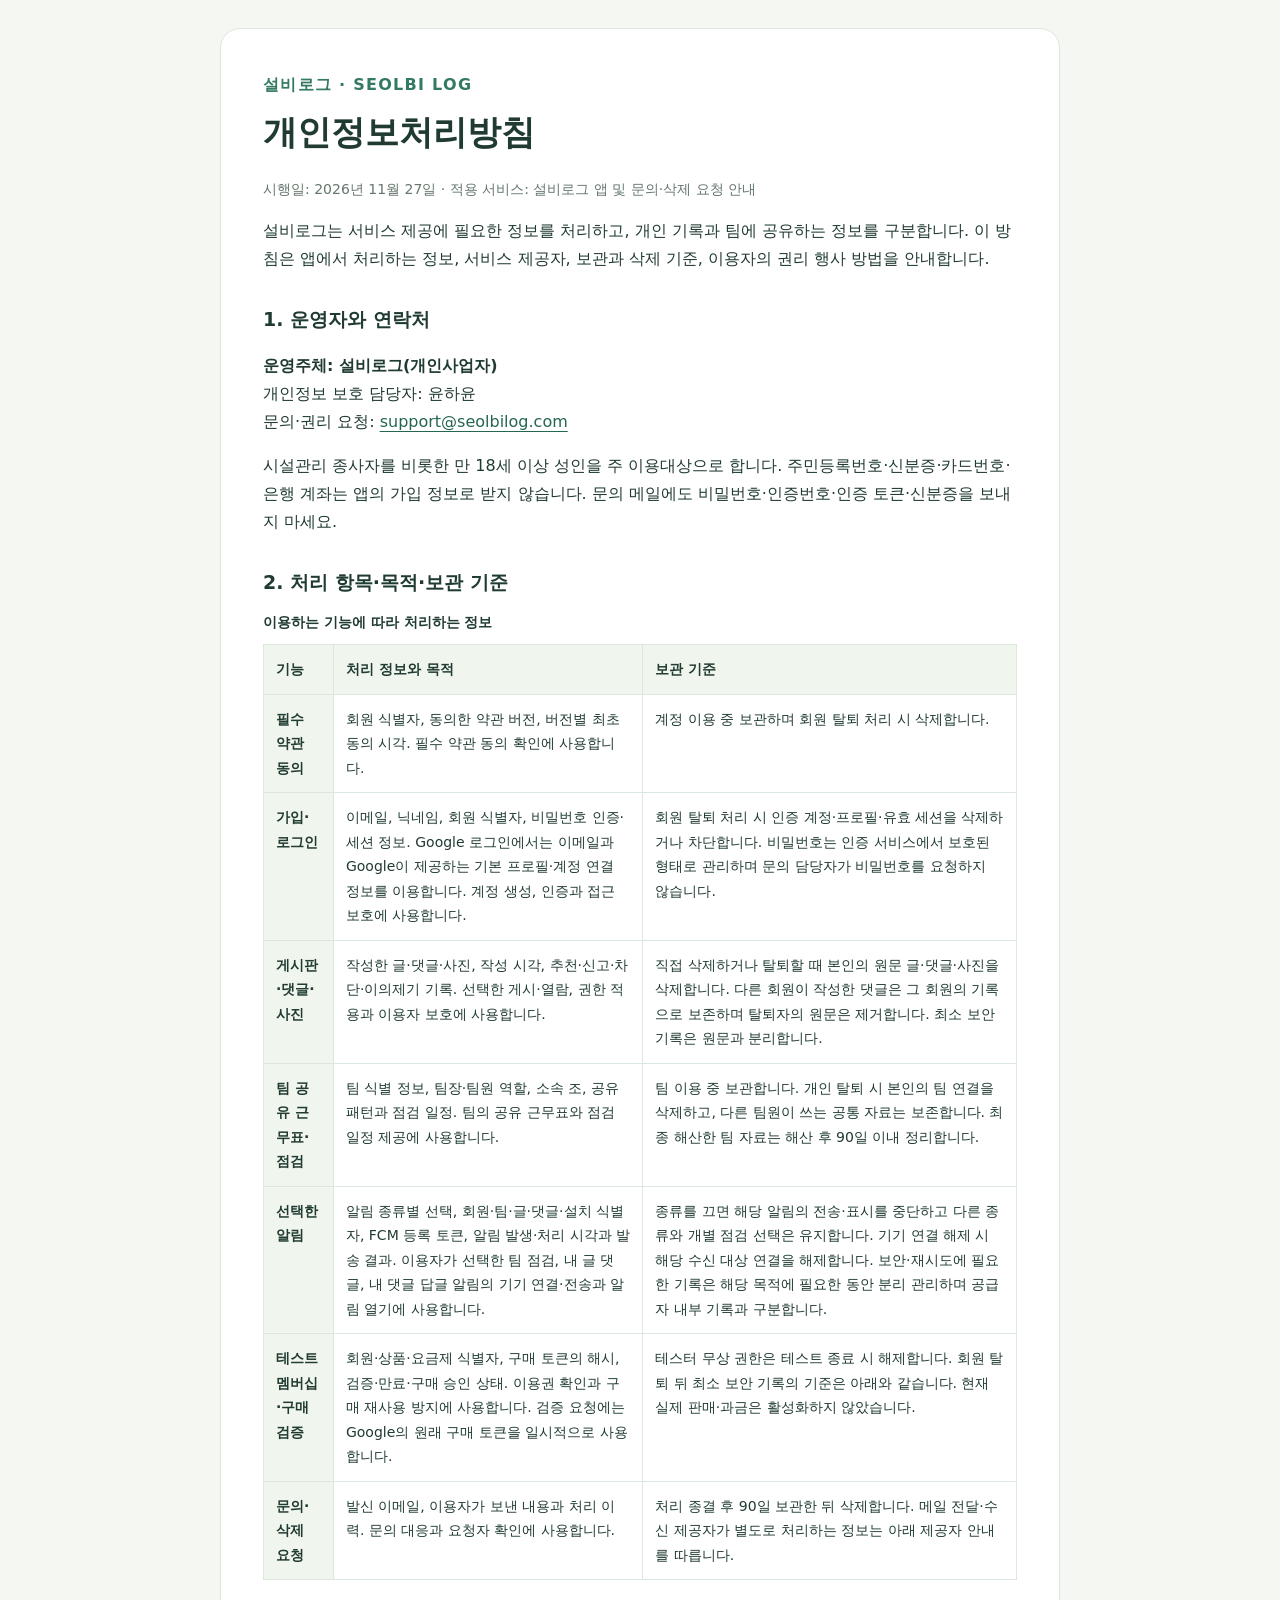
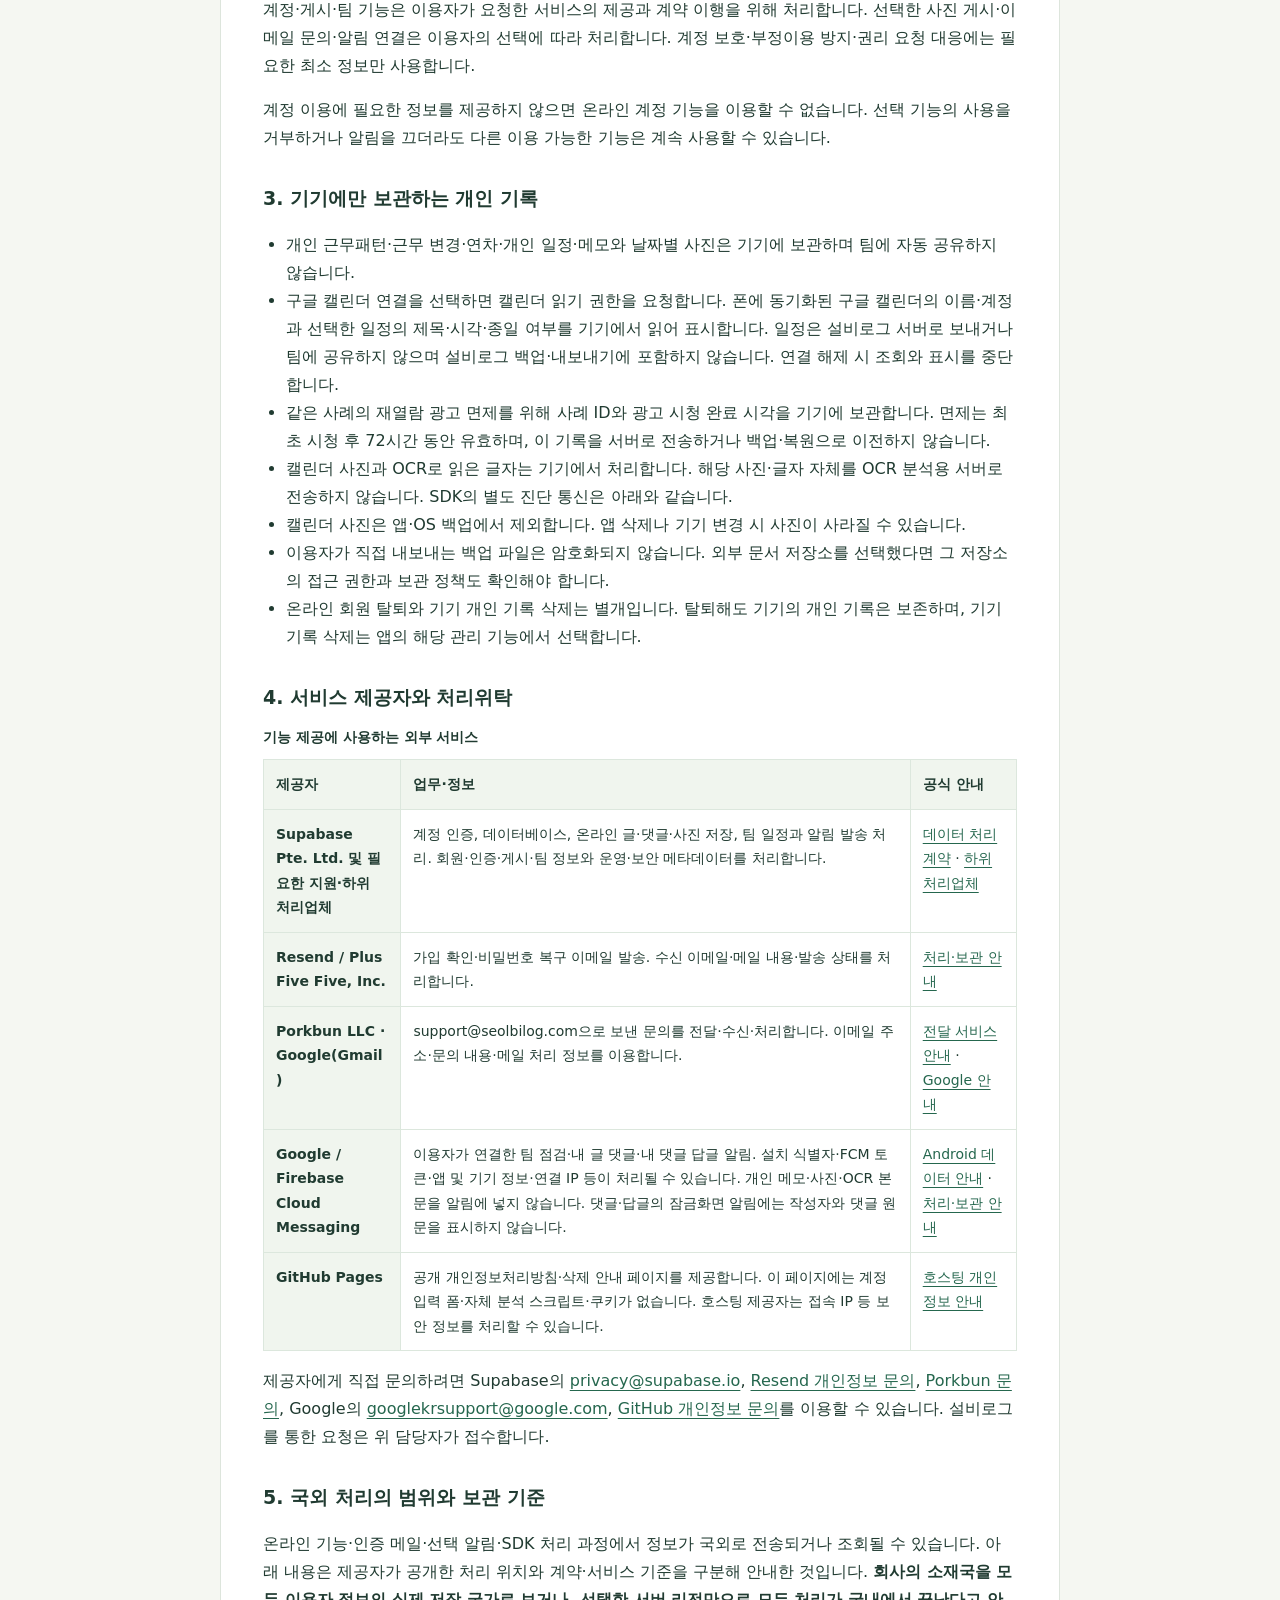
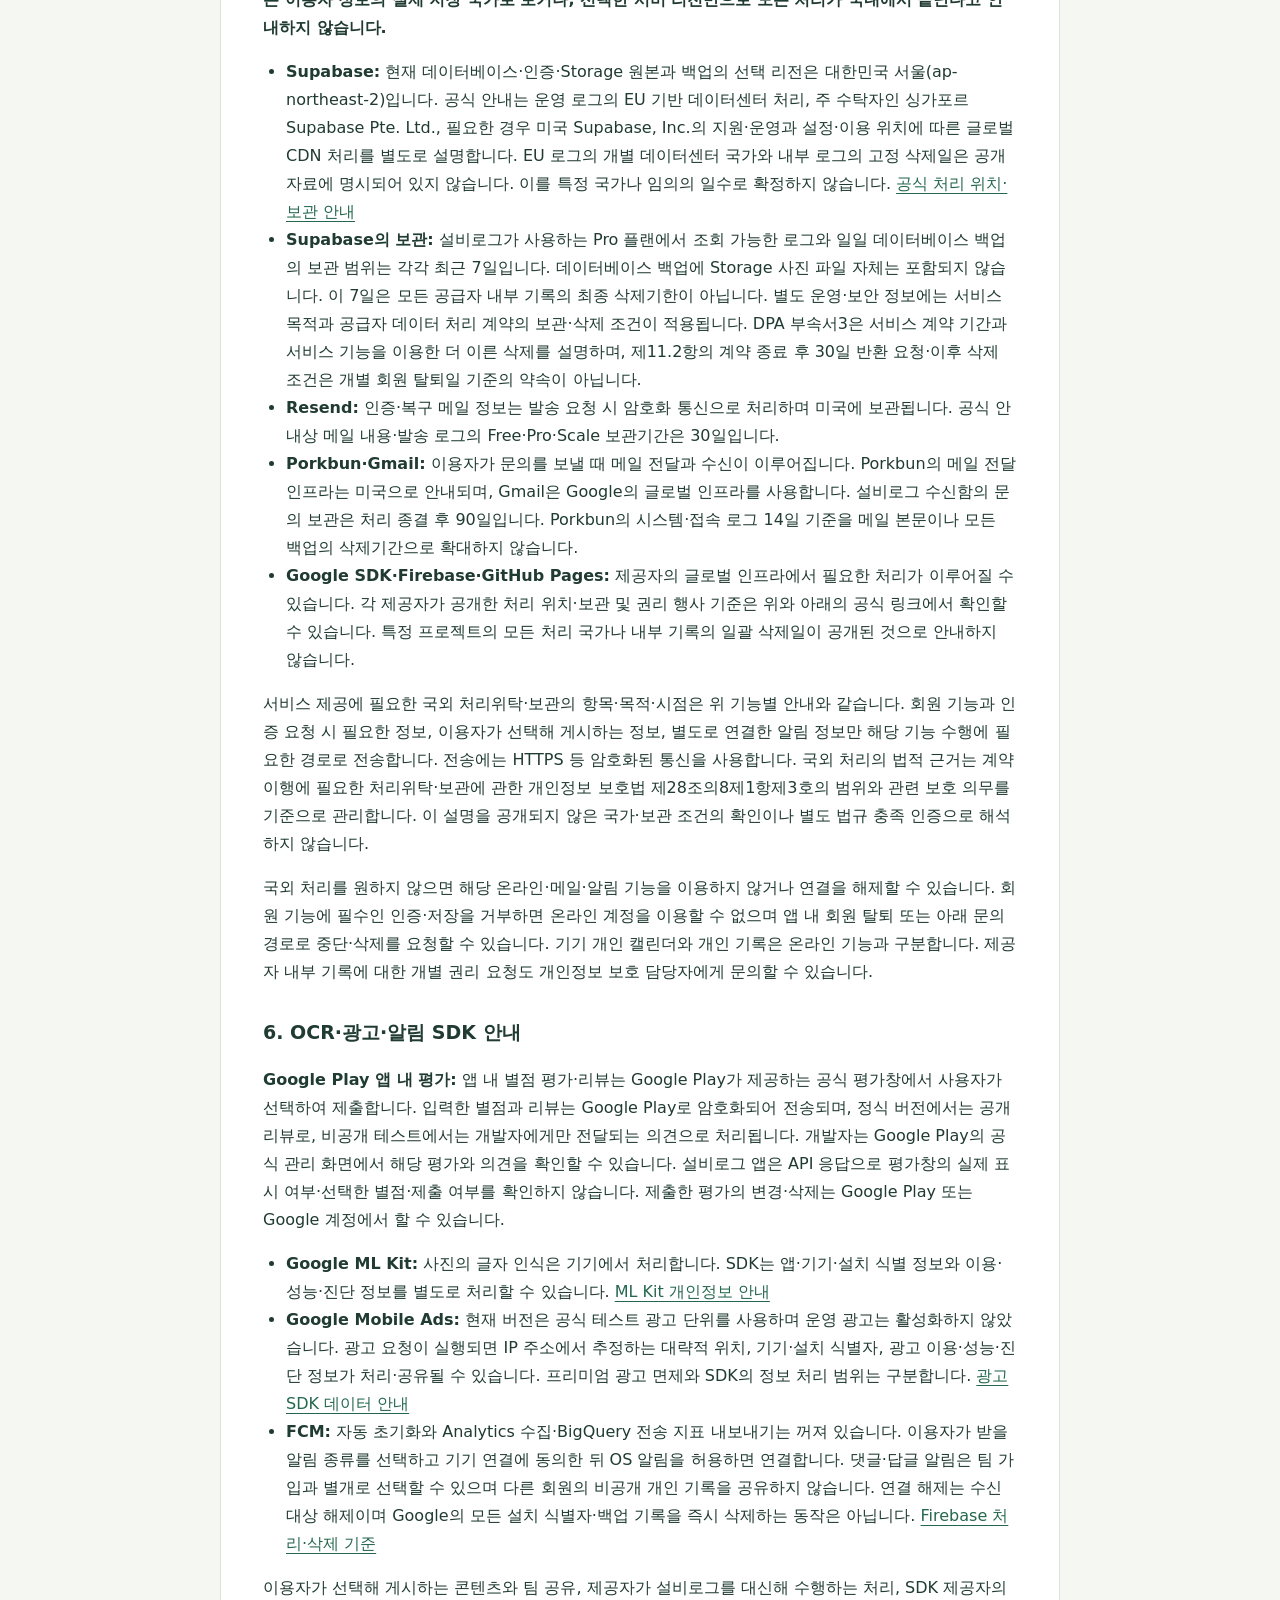
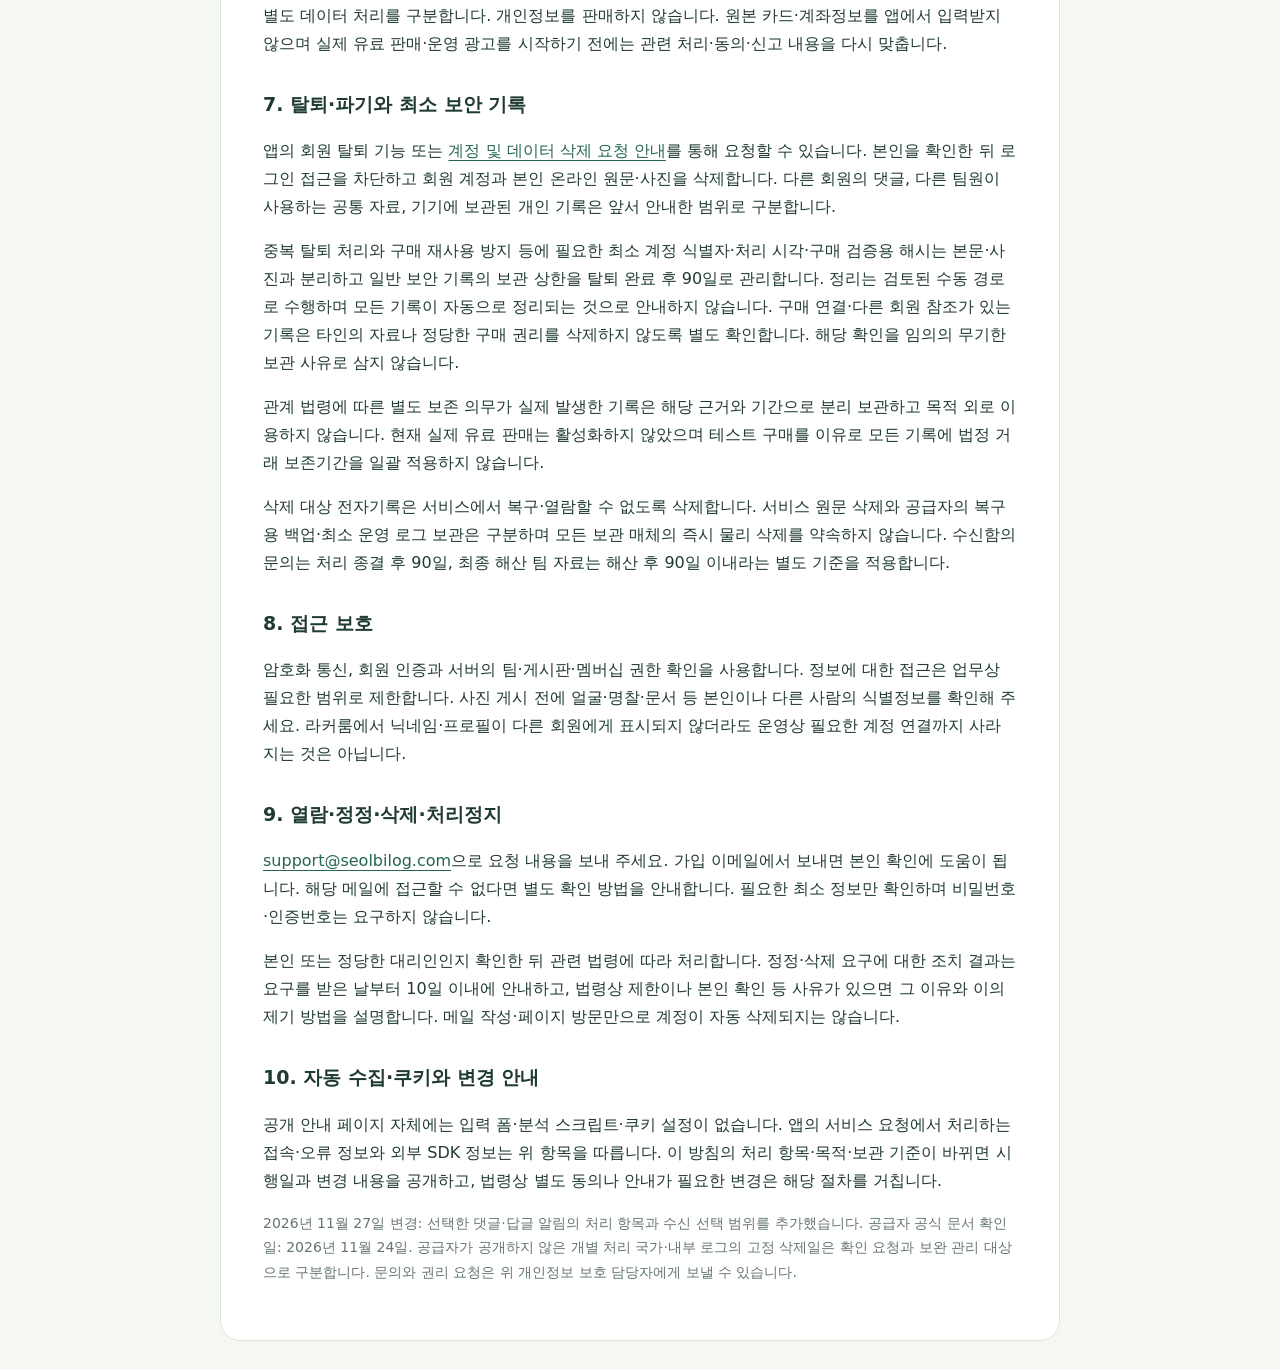
<file: privacy-policy.html>
<!doctype html>
<html lang="ko">
<head>
  <meta charset="utf-8">
  <meta name="viewport" content="width=device-width, initial-scale=1">
  <meta name="robots" content="noindex, nofollow">
  <meta name="referrer" content="no-referrer">
  <meta http-equiv="Content-Security-Policy" content="default-src 'none'; style-src 'unsafe-inline'; base-uri 'none'; form-action 'none'">
  <title>개인정보처리방침 | 설비로그</title>
  <style>
    :root { color-scheme: light; font-family: system-ui, sans-serif; color: #203b31; background: #f5f7f2; }
    * { box-sizing: border-box; }
    body { margin: 0; padding: 28px 16px; line-height: 1.75; }
    main { max-width: 840px; margin: auto; background: white; border: 1px solid #dde5dc; border-radius: 20px; padding: clamp(22px, 5vw, 42px); }
    .brand { color: #347a61; font-weight: 750; letter-spacing: .08em; }
    h1 { margin: 10px 0 20px; font-size: clamp(25px, 5vw, 34px); line-height: 1.4; }
    h2 { margin: 30px 0 10px; font-size: 19px; }
    p, li, td, th { overflow-wrap: anywhere; }
    ul { padding-left: 23px; }
    a { color: #25674e; text-underline-offset: 4px; }
    a:focus-visible { outline: 3px solid #387c60; outline-offset: 5px; }
    .notice { padding: 16px; background: #fff5dc; color: #6a4819; border-radius: 12px; }
    .table-wrap { overflow-x: auto; }
    table { width: 100%; min-width: 580px; border-collapse: collapse; font-size: 14px; }
    caption { text-align: left; padding-bottom: 10px; font-weight: 650; }
    th, td { padding: 12px; border: 1px solid #dce7dd; text-align: left; vertical-align: top; }
    th { background: #f0f5ee; }
    .muted { color: #65776d; font-size: 14px; }
  </style>
</head>
<body>
  <main>
    <div class="brand">설비로그 · SEOLBI LOG</div>
    <h1>개인정보처리방침</h1>
    <p class="muted">시행일: 2026년 11월 27일 · 적용 서비스: 설비로그 앱 및 문의·삭제 요청 안내</p>
    <p>설비로그는 서비스 제공에 필요한 정보를 처리하고, 개인 기록과 팀에 공유하는 정보를 구분합니다. 이 방침은 앱에서 처리하는 정보, 서비스 제공자, 보관과 삭제 기준, 이용자의 권리 행사 방법을 안내합니다.</p>

    <h2>1. 운영자와 연락처</h2>
    <p><strong>운영주체: 설비로그(개인사업자)</strong><br>개인정보 보호 담당자: 윤하윤<br>문의·권리 요청: <a href="mailto:support@seolbilog.com">support@seolbilog.com</a></p>
    <p>시설관리 종사자를 비롯한 만 18세 이상 성인을 주 이용대상으로 합니다. 주민등록번호·신분증·카드번호·은행 계좌는 앱의 가입 정보로 받지 않습니다. 문의 메일에도 비밀번호·인증번호·인증 토큰·신분증을 보내지 마세요.</p>

    <h2>2. 처리 항목·목적·보관 기준</h2>
    <div class="table-wrap" tabindex="0" role="region" aria-label="개인정보 처리 항목과 보관 기준">
      <table>
        <caption>이용하는 기능에 따라 처리하는 정보</caption>
        <thead><tr><th scope="col">기능</th><th scope="col">처리 정보와 목적</th><th scope="col">보관 기준</th></tr></thead>
        <tbody>
          <tr><th scope="row">필수 약관 동의</th><td>회원 식별자, 동의한 약관 버전, 버전별 최초 동의 시각. 필수 약관 동의 확인에 사용합니다.</td><td>계정 이용 중 보관하며 회원 탈퇴 처리 시 삭제합니다.</td></tr>
          <tr><th scope="row">가입·로그인</th><td>이메일, 닉네임, 회원 식별자, 비밀번호 인증·세션 정보. Google 로그인에서는 이메일과 Google이 제공하는 기본 프로필·계정 연결 정보를 이용합니다. 계정 생성, 인증과 접근 보호에 사용합니다.</td><td>회원 탈퇴 처리 시 인증 계정·프로필·유효 세션을 삭제하거나 차단합니다. 비밀번호는 인증 서비스에서 보호된 형태로 관리하며 문의 담당자가 비밀번호를 요청하지 않습니다.</td></tr>
          <tr><th scope="row">게시판·댓글·사진</th><td>작성한 글·댓글·사진, 작성 시각, 추천·신고·차단·이의제기 기록. 선택한 게시·열람, 권한 적용과 이용자 보호에 사용합니다.</td><td>직접 삭제하거나 탈퇴할 때 본인의 원문 글·댓글·사진을 삭제합니다. 다른 회원이 작성한 댓글은 그 회원의 기록으로 보존하며 탈퇴자의 원문은 제거합니다. 최소 보안 기록은 원문과 분리합니다.</td></tr>
          <tr><th scope="row">팀 공유 근무표·점검</th><td>팀 식별 정보, 팀장·팀원 역할, 소속 조, 공유 패턴과 점검 일정. 팀의 공유 근무표와 점검 일정 제공에 사용합니다.</td><td>팀 이용 중 보관합니다. 개인 탈퇴 시 본인의 팀 연결을 삭제하고, 다른 팀원이 쓰는 공통 자료는 보존합니다. 최종 해산한 팀 자료는 해산 후 90일 이내 정리합니다.</td></tr>
          <tr><th scope="row">선택한 알림</th><td>알림 종류별 선택, 회원·팀·글·댓글·설치 식별자, FCM 등록 토큰, 알림 발생·처리 시각과 발송 결과. 이용자가 선택한 팀 점검, 내 글 댓글, 내 댓글 답글 알림의 기기 연결·전송과 알림 열기에 사용합니다.</td><td>종류를 끄면 해당 알림의 전송·표시를 중단하고 다른 종류와 개별 점검 선택은 유지합니다. 기기 연결 해제 시 해당 수신 대상 연결을 해제합니다. 보안·재시도에 필요한 기록은 해당 목적에 필요한 동안 분리 관리하며 공급자 내부 기록과 구분합니다.</td></tr>
          <tr><th scope="row">테스트 멤버십·구매 검증</th><td>회원·상품·요금제 식별자, 구매 토큰의 해시, 검증·만료·구매 승인 상태. 이용권 확인과 구매 재사용 방지에 사용합니다. 검증 요청에는 Google의 원래 구매 토큰을 일시적으로 사용합니다.</td><td>테스터 무상 권한은 테스트 종료 시 해제합니다. 회원 탈퇴 뒤 최소 보안 기록의 기준은 아래와 같습니다. 현재 실제 판매·과금은 활성화하지 않았습니다.</td></tr>
          <tr><th scope="row">문의·삭제 요청</th><td>발신 이메일, 이용자가 보낸 내용과 처리 이력. 문의 대응과 요청자 확인에 사용합니다.</td><td>처리 종결 후 90일 보관한 뒤 삭제합니다. 메일 전달·수신 제공자가 별도로 처리하는 정보는 아래 제공자 안내를 따릅니다.</td></tr>
        </tbody>
      </table>
    </div>
    <p>계정·게시·팀 기능은 이용자가 요청한 서비스의 제공과 계약 이행을 위해 처리합니다. 선택한 사진 게시·이메일 문의·알림 연결은 이용자의 선택에 따라 처리합니다. 계정 보호·부정이용 방지·권리 요청 대응에는 필요한 최소 정보만 사용합니다.</p>
    <p>계정 이용에 필요한 정보를 제공하지 않으면 온라인 계정 기능을 이용할 수 없습니다. 선택 기능의 사용을 거부하거나 알림을 끄더라도 다른 이용 가능한 기능은 계속 사용할 수 있습니다.</p>

    <h2>3. 기기에만 보관하는 개인 기록</h2>
    <ul>
      <li>개인 근무패턴·근무 변경·연차·개인 일정·메모와 날짜별 사진은 기기에 보관하며 팀에 자동 공유하지 않습니다.</li>
      <li>구글 캘린더 연결을 선택하면 캘린더 읽기 권한을 요청합니다. 폰에 동기화된 구글 캘린더의 이름·계정과 선택한 일정의 제목·시각·종일 여부를 기기에서 읽어 표시합니다. 일정은 설비로그 서버로 보내거나 팀에 공유하지 않으며 설비로그 백업·내보내기에 포함하지 않습니다. 연결 해제 시 조회와 표시를 중단합니다.</li>
      <li>같은 사례의 재열람 광고 면제를 위해 사례 ID와 광고 시청 완료 시각을 기기에 보관합니다. 면제는 최초 시청 후 72시간 동안 유효하며, 이 기록을 서버로 전송하거나 백업·복원으로 이전하지 않습니다.</li>
      <li>캘린더 사진과 OCR로 읽은 글자는 기기에서 처리합니다. 해당 사진·글자 자체를 OCR 분석용 서버로 전송하지 않습니다. SDK의 별도 진단 통신은 아래와 같습니다.</li>
      <li>캘린더 사진은 앱·OS 백업에서 제외합니다. 앱 삭제나 기기 변경 시 사진이 사라질 수 있습니다.</li>
      <li>이용자가 직접 내보내는 백업 파일은 암호화되지 않습니다. 외부 문서 저장소를 선택했다면 그 저장소의 접근 권한과 보관 정책도 확인해야 합니다.</li>
      <li>온라인 회원 탈퇴와 기기 개인 기록 삭제는 별개입니다. 탈퇴해도 기기의 개인 기록은 보존하며, 기기 기록 삭제는 앱의 해당 관리 기능에서 선택합니다.</li>
    </ul>

    <h2>4. 서비스 제공자와 처리위탁</h2>
    <div class="table-wrap" tabindex="0" role="region" aria-label="서비스 제공자와 위탁 업무">
      <table>
        <caption>기능 제공에 사용하는 외부 서비스</caption>
        <thead><tr><th scope="col">제공자</th><th scope="col">업무·정보</th><th scope="col">공식 안내</th></tr></thead>
        <tbody>
          <tr><th scope="row">Supabase Pte. Ltd. 및 필요한 지원·하위 처리업체</th><td>계정 인증, 데이터베이스, 온라인 글·댓글·사진 저장, 팀 일정과 알림 발송 처리. 회원·인증·게시·팀 정보와 운영·보안 메타데이터를 처리합니다.</td><td><a href="https://supabase.com/legal/customer-resources/data-processing-addendum" target="_blank" rel="noopener noreferrer">데이터 처리 계약</a> · <a href="https://supabase.com/legal/customer-resources/subprocessor-list" target="_blank" rel="noopener noreferrer">하위 처리업체</a></td></tr>
          <tr><th scope="row">Resend / Plus Five Five, Inc.</th><td>가입 확인·비밀번호 복구 이메일 발송. 수신 이메일·메일 내용·발송 상태를 처리합니다.</td><td><a href="https://resend.com/security/gdpr" target="_blank" rel="noopener noreferrer">처리·보관 안내</a></td></tr>
          <tr><th scope="row">Porkbun LLC · Google(Gmail)</th><td>support@seolbilog.com으로 보낸 문의를 전달·수신·처리합니다. 이메일 주소·문의 내용·메일 처리 정보를 이용합니다.</td><td><a href="https://porkbun.com/legal/agreement/data_processing_addendum" target="_blank" rel="noopener noreferrer">전달 서비스 안내</a> · <a href="https://policies.google.com/privacy?hl=ko" target="_blank" rel="noopener noreferrer">Google 안내</a></td></tr>
          <tr><th scope="row">Google / Firebase Cloud Messaging</th><td>이용자가 연결한 팀 점검·내 글 댓글·내 댓글 답글 알림. 설치 식별자·FCM 토큰·앱 및 기기 정보·연결 IP 등이 처리될 수 있습니다. 개인 메모·사진·OCR 본문을 알림에 넣지 않습니다. 댓글·답글의 잠금화면 알림에는 작성자와 댓글 원문을 표시하지 않습니다.</td><td><a href="https://firebase.google.com/docs/android/play-data-disclosure" target="_blank" rel="noopener noreferrer">Android 데이터 안내</a> · <a href="https://firebase.google.com/support/privacy" target="_blank" rel="noopener noreferrer">처리·보관 안내</a></td></tr>
          <tr><th scope="row">GitHub Pages</th><td>공개 개인정보처리방침·삭제 안내 페이지를 제공합니다. 이 페이지에는 계정 입력 폼·자체 분석 스크립트·쿠키가 없습니다. 호스팅 제공자는 접속 IP 등 보안 정보를 처리할 수 있습니다.</td><td><a href="https://docs.github.com/en/site-policy/privacy-policies/github-general-privacy-statement" target="_blank" rel="noopener noreferrer">호스팅 개인정보 안내</a></td></tr>
        </tbody>
      </table>
    </div>

    <p>제공자에게 직접 문의하려면 Supabase의 <a href="mailto:privacy@supabase.io">privacy@supabase.io</a>, <a href="https://resend.com/legal/privacy-policy" target="_blank" rel="noopener noreferrer">Resend 개인정보 문의</a>, <a href="https://porkbun.com/contact" target="_blank" rel="noopener noreferrer">Porkbun 문의</a>, Google의 <a href="mailto:googlekrsupport@google.com">googlekrsupport@google.com</a>, <a href="https://docs.github.com/en/site-policy/privacy-policies/github-general-privacy-statement#contact-us" target="_blank" rel="noopener noreferrer">GitHub 개인정보 문의</a>를 이용할 수 있습니다. 설비로그를 통한 요청은 위 담당자가 접수합니다.</p>

    <h2>5. 국외 처리의 범위와 보관 기준</h2>
    <p>온라인 기능·인증 메일·선택 알림·SDK 처리 과정에서 정보가 국외로 전송되거나 조회될 수 있습니다. 아래 내용은 제공자가 공개한 처리 위치와 계약·서비스 기준을 구분해 안내한 것입니다. <strong>회사의 소재국을 모든 이용자 정보의 실제 저장 국가로 보거나, 선택한 서버 리전만으로 모든 처리가 국내에서 끝난다고 안내하지 않습니다.</strong></p>
    <ul>
      <li><strong>Supabase:</strong> 현재 데이터베이스·인증·Storage 원본과 백업의 선택 리전은 대한민국 서울(ap-northeast-2)입니다. 공식 안내는 운영 로그의 EU 기반 데이터센터 처리, 주 수탁자인 싱가포르 Supabase Pte. Ltd., 필요한 경우 미국 Supabase, Inc.의 지원·운영과 설정·이용 위치에 따른 글로벌 CDN 처리를 별도로 설명합니다. EU 로그의 개별 데이터센터 국가와 내부 로그의 고정 삭제일은 공개 자료에 명시되어 있지 않습니다. 이를 특정 국가나 임의의 일수로 확정하지 않습니다. <a href="https://supabase.com/legal/privacy-resources/data-residency-and-transfers-faq" target="_blank" rel="noopener noreferrer">공식 처리 위치·보관 안내</a></li>
      <li><strong>Supabase의 보관:</strong> 설비로그가 사용하는 Pro 플랜에서 조회 가능한 로그와 일일 데이터베이스 백업의 보관 범위는 각각 최근 7일입니다. 데이터베이스 백업에 Storage 사진 파일 자체는 포함되지 않습니다. 이 7일은 모든 공급자 내부 기록의 최종 삭제기한이 아닙니다. 별도 운영·보안 정보에는 서비스 목적과 공급자 데이터 처리 계약의 보관·삭제 조건이 적용됩니다. DPA 부속서3은 서비스 계약 기간과 서비스 기능을 이용한 더 이른 삭제를 설명하며, 제11.2항의 계약 종료 후 30일 반환 요청·이후 삭제 조건은 개별 회원 탈퇴일 기준의 약속이 아닙니다.</li>
      <li><strong>Resend:</strong> 인증·복구 메일 정보는 발송 요청 시 암호화 통신으로 처리하며 미국에 보관됩니다. 공식 안내상 메일 내용·발송 로그의 Free·Pro·Scale 보관기간은 30일입니다.</li>
      <li><strong>Porkbun·Gmail:</strong> 이용자가 문의를 보낼 때 메일 전달과 수신이 이루어집니다. Porkbun의 메일 전달 인프라는 미국으로 안내되며, Gmail은 Google의 글로벌 인프라를 사용합니다. 설비로그 수신함의 문의 보관은 처리 종결 후 90일입니다. Porkbun의 시스템·접속 로그 14일 기준을 메일 본문이나 모든 백업의 삭제기간으로 확대하지 않습니다.</li>
      <li><strong>Google SDK·Firebase·GitHub Pages:</strong> 제공자의 글로벌 인프라에서 필요한 처리가 이루어질 수 있습니다. 각 제공자가 공개한 처리 위치·보관 및 권리 행사 기준은 위와 아래의 공식 링크에서 확인할 수 있습니다. 특정 프로젝트의 모든 처리 국가나 내부 기록의 일괄 삭제일이 공개된 것으로 안내하지 않습니다.</li>
    </ul>
    <p>서비스 제공에 필요한 국외 처리위탁·보관의 항목·목적·시점은 위 기능별 안내와 같습니다. 회원 기능과 인증 요청 시 필요한 정보, 이용자가 선택해 게시하는 정보, 별도로 연결한 알림 정보만 해당 기능 수행에 필요한 경로로 전송합니다. 전송에는 HTTPS 등 암호화된 통신을 사용합니다. 국외 처리의 법적 근거는 계약 이행에 필요한 처리위탁·보관에 관한 개인정보 보호법 제28조의8제1항제3호의 범위와 관련 보호 의무를 기준으로 관리합니다. 이 설명을 공개되지 않은 국가·보관 조건의 확인이나 별도 법규 충족 인증으로 해석하지 않습니다.</p>
    <p>국외 처리를 원하지 않으면 해당 온라인·메일·알림 기능을 이용하지 않거나 연결을 해제할 수 있습니다. 회원 기능에 필수인 인증·저장을 거부하면 온라인 계정을 이용할 수 없으며 앱 내 회원 탈퇴 또는 아래 문의 경로로 중단·삭제를 요청할 수 있습니다. 기기 개인 캘린더와 개인 기록은 온라인 기능과 구분합니다. 제공자 내부 기록에 대한 개별 권리 요청도 개인정보 보호 담당자에게 문의할 수 있습니다.</p>

    <h2>6. OCR·광고·알림 SDK 안내</h2>
    <p><strong>Google Play 앱 내 평가:</strong> 앱 내 별점 평가·리뷰는 Google Play가 제공하는 공식 평가창에서 사용자가 선택하여 제출합니다. 입력한 별점과 리뷰는 Google Play로 암호화되어 전송되며, 정식 버전에서는 공개 리뷰로, 비공개 테스트에서는 개발자에게만 전달되는 의견으로 처리됩니다. 개발자는 Google Play의 공식 관리 화면에서 해당 평가와 의견을 확인할 수 있습니다. 설비로그 앱은 API 응답으로 평가창의 실제 표시 여부·선택한 별점·제출 여부를 확인하지 않습니다. 제출한 평가의 변경·삭제는 Google Play 또는 Google 계정에서 할 수 있습니다.</p>
    <ul>
      <li><strong>Google ML Kit:</strong> 사진의 글자 인식은 기기에서 처리합니다. SDK는 앱·기기·설치 식별 정보와 이용·성능·진단 정보를 별도로 처리할 수 있습니다. <a href="https://developers.google.com/ml-kit/terms" target="_blank" rel="noopener noreferrer">ML Kit 개인정보 안내</a></li>
      <li><strong>Google Mobile Ads:</strong> 현재 버전은 공식 테스트 광고 단위를 사용하며 운영 광고는 활성화하지 않았습니다. 광고 요청이 실행되면 IP 주소에서 추정하는 대략적 위치, 기기·설치 식별자, 광고 이용·성능·진단 정보가 처리·공유될 수 있습니다. 프리미엄 광고 면제와 SDK의 정보 처리 범위는 구분합니다. <a href="https://developers.google.com/admob/android/privacy/play-data-disclosure" target="_blank" rel="noopener noreferrer">광고 SDK 데이터 안내</a></li>
      <li><strong>FCM:</strong> 자동 초기화와 Analytics 수집·BigQuery 전송 지표 내보내기는 꺼져 있습니다. 이용자가 받을 알림 종류를 선택하고 기기 연결에 동의한 뒤 OS 알림을 허용하면 연결합니다. 댓글·답글 알림은 팀 가입과 별개로 선택할 수 있으며 다른 회원의 비공개 개인 기록을 공유하지 않습니다. 연결 해제는 수신 대상 해제이며 Google의 모든 설치 식별자·백업 기록을 즉시 삭제하는 동작은 아닙니다. <a href="https://firebase.google.com/support/privacy" target="_blank" rel="noopener noreferrer">Firebase 처리·삭제 기준</a></li>
    </ul>
    <p>이용자가 선택해 게시하는 콘텐츠와 팀 공유, 제공자가 설비로그를 대신해 수행하는 처리, SDK 제공자의 별도 데이터 처리를 구분합니다. 개인정보를 판매하지 않습니다. 원본 카드·계좌정보를 앱에서 입력받지 않으며 실제 유료 판매·운영 광고를 시작하기 전에는 관련 처리·동의·신고 내용을 다시 맞춥니다.</p>

    <h2>7. 탈퇴·파기와 최소 보안 기록</h2>
    <p>앱의 회원 탈퇴 기능 또는 <a href="https://rainbow-talk-dev-0903.github.io/seolbilog-support/account-deletion.html">계정 및 데이터 삭제 요청 안내</a>를 통해 요청할 수 있습니다. 본인을 확인한 뒤 로그인 접근을 차단하고 회원 계정과 본인 온라인 원문·사진을 삭제합니다. 다른 회원의 댓글, 다른 팀원이 사용하는 공통 자료, 기기에 보관된 개인 기록은 앞서 안내한 범위로 구분합니다.</p>
    <p>중복 탈퇴 처리와 구매 재사용 방지 등에 필요한 최소 계정 식별자·처리 시각·구매 검증용 해시는 본문·사진과 분리하고 일반 보안 기록의 보관 상한을 탈퇴 완료 후 90일로 관리합니다. 정리는 검토된 수동 경로로 수행하며 모든 기록이 자동으로 정리되는 것으로 안내하지 않습니다. 구매 연결·다른 회원 참조가 있는 기록은 타인의 자료나 정당한 구매 권리를 삭제하지 않도록 별도 확인합니다. 해당 확인을 임의의 무기한 보관 사유로 삼지 않습니다.</p>
    <p>관계 법령에 따른 별도 보존 의무가 실제 발생한 기록은 해당 근거와 기간으로 분리 보관하고 목적 외로 이용하지 않습니다. 현재 실제 유료 판매는 활성화하지 않았으며 테스트 구매를 이유로 모든 기록에 법정 거래 보존기간을 일괄 적용하지 않습니다.</p>
    <p>삭제 대상 전자기록은 서비스에서 복구·열람할 수 없도록 삭제합니다. 서비스 원문 삭제와 공급자의 복구용 백업·최소 운영 로그 보관은 구분하며 모든 보관 매체의 즉시 물리 삭제를 약속하지 않습니다. 수신함의 문의는 처리 종결 후 90일, 최종 해산 팀 자료는 해산 후 90일 이내라는 별도 기준을 적용합니다.</p>

    <h2>8. 접근 보호</h2>
    <p>암호화 통신, 회원 인증과 서버의 팀·게시판·멤버십 권한 확인을 사용합니다. 정보에 대한 접근은 업무상 필요한 범위로 제한합니다. 사진 게시 전에 얼굴·명찰·문서 등 본인이나 다른 사람의 식별정보를 확인해 주세요. 라커룸에서 닉네임·프로필이 다른 회원에게 표시되지 않더라도 운영상 필요한 계정 연결까지 사라지는 것은 아닙니다.</p>

    <h2>9. 열람·정정·삭제·처리정지</h2>
    <p><a href="mailto:support@seolbilog.com">support@seolbilog.com</a>으로 요청 내용을 보내 주세요. 가입 이메일에서 보내면 본인 확인에 도움이 됩니다. 해당 메일에 접근할 수 없다면 별도 확인 방법을 안내합니다. 필요한 최소 정보만 확인하며 비밀번호·인증번호는 요구하지 않습니다.</p>
    <p>본인 또는 정당한 대리인인지 확인한 뒤 관련 법령에 따라 처리합니다. 정정·삭제 요구에 대한 조치 결과는 요구를 받은 날부터 10일 이내에 안내하고, 법령상 제한이나 본인 확인 등 사유가 있으면 그 이유와 이의제기 방법을 설명합니다. 메일 작성·페이지 방문만으로 계정이 자동 삭제되지는 않습니다.</p>

    <h2>10. 자동 수집·쿠키와 변경 안내</h2>
    <p>공개 안내 페이지 자체에는 입력 폼·분석 스크립트·쿠키 설정이 없습니다. 앱의 서비스 요청에서 처리하는 접속·오류 정보와 외부 SDK 정보는 위 항목을 따릅니다. 이 방침의 처리 항목·목적·보관 기준이 바뀌면 시행일과 변경 내용을 공개하고, 법령상 별도 동의나 안내가 필요한 변경은 해당 절차를 거칩니다.</p>
    <p class="muted">2026년 11월 27일 변경: 선택한 댓글·답글 알림의 처리 항목과 수신 선택 범위를 추가했습니다. 공급자 공식 문서 확인일: 2026년 11월 24일. 공급자가 공개하지 않은 개별 처리 국가·내부 로그의 고정 삭제일은 확인 요청과 보완 관리 대상으로 구분합니다. 문의와 권리 요청은 위 개인정보 보호 담당자에게 보낼 수 있습니다.</p>
  </main>
</body>
</html>
</file>
<file: website/assets/homepage.css>
@font-face{font-family:SUIT;src:url(SUIT-Variable.woff2) format('woff2');font-weight:100 900;font-display:swap}
:root{--ink:#132b48;--blue:#1d5de2;--navy:#173c70;--body:#5e7188;--line:#dde6f0;--pale:#f3f7fd;--max:1232px;--radius:18px}
*{box-sizing:border-box}html{scroll-behavior:smooth;scroll-padding-top:110px}body{margin:0;color:var(--ink);background:#fff;font:16px/1.75 SUIT,'Malgun Gothic',sans-serif;word-break:keep-all;-webkit-font-smoothing:antialiased}a{color:inherit;text-decoration:none}button{font:inherit;cursor:pointer}a,button{-webkit-tap-highlight-color:transparent}button:focus-visible,a:focus-visible,summary:focus-visible{outline:3px solid #2465e9;outline-offset:5px}img{display:block;max-width:100%;height:auto}h1,h2,h3,p,figure{margin:0}svg{width:24px;height:24px;fill:none;stroke:currentColor;stroke-width:1.55;stroke-linecap:round;stroke-linejoin:round;flex-shrink:0}em{font-style:normal;color:var(--blue)}.container{width:min(var(--max),calc(100% - 96px));margin-inline:auto}.skip{position:fixed;top:-100px;left:20px;padding:12px 20px;background:var(--blue);color:white;z-index:100}.skip:focus{top:15px}.header{height:90px;position:sticky;top:0;z-index:50;background:#ffffffed;border-bottom:1px solid #e6edf5;backdrop-filter:blur(18px)}.header-inner{height:100%;display:flex;align-items:center;justify-content:space-between;gap:30px}.brand{display:flex;align-items:center;gap:11px;flex-shrink:0}.brand img{width:43px;height:43px;object-fit:contain}.brand span{display:flex;flex-direction:column;line-height:1}.brand b{font-size:26px;font-weight:850;letter-spacing:-1.2px}.brand small{font-size:8px;font-weight:750;letter-spacing:2.9px;margin-top:8px}.nav{display:flex;gap:30px;margin-left:auto;align-items:center;font-size:14px;font-weight:650}.nav a{padding:10px 0;transition:color .2s}.nav a:hover{color:var(--blue)}.nav-cta{display:flex;align-items:center;gap:20px;font-size:13px;font-weight:750;padding:10px 19px;border:1px solid #c9d9ee;border-radius:8px;transition:background .2s}.nav-cta:hover{background:#edf4ff}.nav-cta span{font-size:18px;color:var(--blue)}.menu-button{display:none}.eyebrow{font-size:12px;font-weight:750;letter-spacing:.5px;line-height:1.7}.eyebrow.blue{color:var(--blue)}.tiny-square{display:inline-block;width:6px;height:6px;background:var(--blue);margin-right:10px;vertical-align:middle;box-shadow:0 0 0 5px #1d5de20a}.hero{background:linear-gradient(125deg,#f8fbff 5%,#edf4ff 77%,#e3efff);position:relative;overflow:hidden;border-bottom:1px solid #dbe6f5}.hero-inner{display:grid;grid-template-columns:1.02fr 1fr;min-height:667px;align-items:center;gap:10px}.hero-copy{z-index:3;padding:25px 0 35px}.hero-copy>.eyebrow{color:#3e6396}.hero h1{font-size:clamp(45px,4.4vw,65px);font-weight:810;letter-spacing:-3px;line-height:1.27;margin-top:26px}.hero h1 em{color:#235495}.hero-description{font-size:18px;color:#59718f;line-height:1.9;letter-spacing:-.3px;margin-top:28px}.hero-actions{display:flex;gap:11px;flex-wrap:wrap;margin-top:35px}.button{display:inline-flex;align-items:center;justify-content:center;gap:24px;padding:14px 22px;min-height:53px;border-radius:8px;border:1px solid #d0deef;font-size:14px;font-weight:750;line-height:1.5;transition:background .2s,transform .2s,box-shadow .2s}.button:hover{transform:translateY(-2px)}.button.primary{background:var(--blue);color:white;border-color:var(--blue);box-shadow:0 5px 15px #1d5de218}.button.primary:hover{background:#174fc4;box-shadow:0 8px 20px #1d5de225}.button.quiet{background:#ffffff73;border-color:#d3e1f3;gap:10px;color:#244974}.button.quiet svg{width:17px;height:17px;fill:currentColor;stroke:none}.fields{display:flex;gap:13px;align-items:center;margin-top:33px;font-size:12px;color:#527093;font-weight:650}.fields i{width:3px;height:3px;background:#92a8c2;border-radius:50%}.hero-stage{position:relative;height:667px;min-width:0}.building-art{position:absolute;width:850px;height:650px;right:-154px;top:0;background:url(hero-building-clean.png) right center/auto 166.6667% no-repeat;opacity:.8;mask-image:linear-gradient(90deg,transparent,#000 20%)}.app-device{position:relative;width:248px;z-index:3}.device-inner{padding:8px;border-radius:35px;background:linear-gradient(135deg,#b8c0cb,#1c2838 22%,#090f17 65%,#8d98a7);box-shadow:0 24px 50px #24476930,0 1px 3px #17385e66;border:1px solid #b0bbc8}.home-screen{position:relative;aspect-ratio:1080/2125;overflow:hidden;border-radius:27px;background:#101b2b}.home-screen img{width:100%;max-width:none;position:absolute;top:-12.94%;left:0}.hero-device{position:absolute;right:30px;top:83px;transform:rotate(3deg)}.app-device figcaption{display:flex;justify-content:center;align-items:center;gap:7px;font-size:10px;color:#4b698b;margin-top:15px}.app-device figcaption>span{width:4px;height:4px;background:#3878ca;border-radius:50%}.hero-note{position:absolute;bottom:93px;left:4px;z-index:4;display:flex;align-items:flex-start;gap:13px;padding:17px 20px;background:#ffffffef;border:1px solid #e2eafa;border-radius:10px;box-shadow:0 10px 35px #36619a10}.hero-note p{font-size:12px;color:#5e7592;line-height:1.85}.hero-note strong{font-weight:700;color:#244e83}.note-rule{width:3px;height:35px;background:#2b65d4;margin-top:4px}.stage-coordinate{position:absolute;bottom:27px;right:23px;font-size:8px;letter-spacing:1.9px;color:#6c88a9;z-index:3}.hero-bottom{display:flex;align-items:center;gap:55px;border-top:1px solid #bdcfe7;padding:24px 0 27px;position:relative;z-index:4}.hero-bottom>div{display:flex;align-items:center;gap:12px}.hero-bottom>div span{font-size:10px;font-weight:550;color:#5b7ba4}.hero-bottom b{font-size:12px;font-weight:680}.hero-bottom>a{display:flex;align-items:center;gap:14px;margin-left:auto;font-size:10px;color:#5d7b9f}.hero-bottom>a span{font-size:17px;color:#235fc3}.section{padding-block:112px}.section-top{display:flex;align-items:flex-end;justify-content:space-between;gap:55px;margin-bottom:46px}.section-top h2{margin-top:17px}h2{font-size:44px;font-weight:770;line-height:1.32;letter-spacing:-1.9px}h3{letter-spacing:-.6px;font-weight:740}.section-lead{font-size:14px;color:var(--body);line-height:1.95;max-width:380px;padding-bottom:3px}.service-cards{display:grid;grid-template-columns:repeat(3,minmax(0,1fr));gap:20px}.service-card{display:flex;flex-direction:column;border:1px solid #dce6f1;border-radius:var(--radius);padding:28px 28px 23px;background:linear-gradient(150deg,#fff,#f8fbff);box-shadow:0 5px 15px #224d7c03;transition:transform .25s,box-shadow .25s,border-color .25s}.service-card:hover{transform:translateY(-5px);border-color:#a4bee5;box-shadow:0 17px 35px #1c4d9210}.card-top{display:flex;align-items:center;justify-content:space-between;gap:15px}.icon-box{width:44px;height:44px;border-radius:12px;display:flex;align-items:center;justify-content:center;color:#2a65c7;border:1px solid #d9e7f8;background:#edf4fe}.icon-box svg{width:22px;height:22px}.card-number{font-size:8px;font-weight:650;letter-spacing:1px;color:#74879f}.service-card h3{font-size:23px;margin-top:25px}.service-card>p{font-size:14px;line-height:1.9;color:var(--body);margin-top:13px;min-height:54px}.card-bottom{display:flex;align-items:center;justify-content:space-between;font-size:10px;font-weight:600;color:#617a99;margin-top:26px;border-top:1px solid #e0e9f5;padding-top:16px}.card-bottom i{font-size:18px;line-height:1;font-style:normal;color:#316bc6}.split{display:grid;grid-template-columns:1fr 1fr;align-items:center;gap:100px}.split>*{min-width:0}.case-section{background:#f7f9fc;border-block:1px solid #edf1f6;padding-bottom:62px}.section-index{display:flex;align-items:center;gap:13px;color:#3469ab;font-size:12px;font-weight:720;margin-bottom:24px}.section-index>span{display:flex;align-items:center;justify-content:center;font-size:10px;font-weight:650;width:29px;height:29px;border:1px solid #ccdaed;border-radius:50%;background:#ffffff9e}.body-copy{font-size:16px;line-height:1.95;color:var(--body);margin-top:24px;max-width:450px;letter-spacing:-.2px}.case-steps{margin-top:29px;border-top:1px solid var(--line);max-width:442px}.case-steps>div{display:flex;align-items:center;gap:20px;padding:14px 0;border-bottom:1px solid var(--line)}.case-steps span{font-size:11px;color:#4a70a3;width:70px}.case-steps b{font-size:13px;font-weight:630;color:#2c486a}.growth-note{display:flex;align-items:flex-start;gap:8px;font-size:10px;color:#6d829d;margin-top:24px;max-width:390px;line-height:1.8}.growth-note>span{color:#2c66ca;font-size:13px;line-height:1.5}.case-visual{position:relative;padding:10px 0 0;isolation:isolate}.case-visual:before{content:'';position:absolute;inset:35px -27px 40px 0;border-radius:50%;background:linear-gradient(140deg,#e2ecfa,#f2f5fa);z-index:-1}.case-sheet{width:390px;max-width:100%;padding:24px;background:#ffffffc9;border:1px solid #dce6f3;border-radius:18px;box-shadow:0 20px 55px #274c7a0c;transform:rotate(1deg);margin:auto}.sheet-top{display:flex;align-items:center;justify-content:space-between;margin-bottom:17px;color:#6d84a0;font-size:8px;letter-spacing:1px}.sheet-top i{height:5px;width:5px;background:#2b67d4;border-radius:50%}.case-capture{position:relative;aspect-ratio:1080/1360;overflow:hidden;border-radius:10px;background:#10202d}.case-capture img{position:absolute;width:100%;max-width:none;top:-20.3%;left:0}.case-visual figcaption{font-size:10px;color:#7185a0;text-align:center;margin-top:23px}.visual-dots{position:absolute;right:-10px;bottom:45px;width:52px;height:80px;background-image:radial-gradient(#92aed2 1px,transparent 1px);background-size:10px 10px;z-index:-1}.forms-note{display:flex;align-items:center;gap:22px;margin-top:70px;border-top:1px solid #dce5f0;padding-top:31px}.forms-icon{width:53px;height:60px;display:flex;align-items:center;justify-content:center;border:1px solid #dae5f3;border-radius:10px;background:#fff;flex-shrink:0;color:#4c75a9}.forms-icon svg{width:28px;height:28px}.forms-note .eyebrow{font-size:10px;color:#54759f}.forms-note h3{font-size:18px;letter-spacing:-.5px;margin-top:3px;font-weight:710}.forms-note p{font-size:11px;color:#7287a2;margin-top:5px}.forms-note>a{font-size:12px;font-weight:650;display:flex;align-items:center;gap:23px;margin-left:auto;color:#3667a4}.forms-note>a span{font-size:19px}.diorama-section{background:#f2eee7;padding:80px 0 73px;border-bottom:1px solid #e8e2d9}.diorama-layout{display:grid;grid-template-columns:1.05fr 1fr;align-items:center;gap:91px}.diorama-visual{min-width:0}.diorama-window{position:relative;width:100%;aspect-ratio:1.2;overflow:hidden;background:#e9e1d6;border-radius:3px}.diorama-window img{position:absolute;width:315%;height:auto;max-width:none;left:-215%;top:-157%}.diorama-visual figcaption{font-size:9px;letter-spacing:.2px;color:#7c776d;display:flex;align-items:center;gap:8px;padding-top:15px}.diorama-visual figcaption>span{width:17px;height:1px;background:#928a7c}.diorama-copy .eyebrow{font-size:11px;color:#6d736e;margin-bottom:20px}.diorama-copy h2{font-size:43px;line-height:1.35;color:#233545}.diorama-copy h2 em{color:#244e95}.diorama-copy>p:not(.eyebrow){color:#6d7479;font-size:15px;line-height:1.95;margin-top:24px}.diorama-copy>p+p:not(.eyebrow){margin-top:15px}.diorama-sign{border-top:1px solid #d7d4cd;display:flex;align-items:center;gap:12px;margin-top:29px;padding-top:22px}.diorama-sign>span{height:5px;width:31px;background:#2057ce;transform:skewX(-23deg)}.diorama-sign>b{font-size:11px;font-weight:650;color:#4e5c66}.calendar-section{background:linear-gradient(120deg,#fbfdff,#f0f6ff 85%);overflow:hidden;border-bottom:1px solid #e4edf9}.calendar-layout{display:grid;grid-template-columns:1.08fr 1fr;align-items:center;gap:90px}.calendar-layout>*{min-width:0}.calendar-features{margin-top:32px;max-width:440px}.calendar-features article{display:flex;align-items:flex-start;gap:19px;padding:19px 0;border-top:1px solid #dbe6f5}.feature-count{font-size:10px;color:#3b6eae;letter-spacing:.5px;padding-top:3px}.calendar-features h3{font-size:18px;font-weight:720;line-height:1.45}.calendar-features p{font-size:13px;color:#73839a;margin-top:6px;line-height:1.75}.calendar-visual{min-height:637px;display:flex;flex-direction:column;align-items:center;justify-content:center;position:relative;isolation:isolate}.calendar-orbit{position:absolute;width:490px;height:490px;border:1px solid #c8dbf5;border-radius:50%;z-index:-1;background:radial-gradient(ellipse,#e9f1ff9c,transparent 70%)}.calendar-orbit:before{content:'';position:absolute;inset:27px;border:1px dashed #d1def1;border-radius:50%}.calendar-device{width:280px;max-width:90%;padding:8px;background:linear-gradient(145deg,#dce5ef,#5a6c80 25%,#243a50 70%,#b8c4d3);border-radius:32px;box-shadow:0 22px 45px #31567e20;transform:rotate(-3deg);position:relative;z-index:2}.calendar-screen{position:relative;aspect-ratio:423/830;overflow:hidden;border-radius:24px;background:#f6f8fb}.calendar-screen img{position:absolute;top:-17%;width:100%;max-width:none;left:0}.calendar-label{position:absolute;left:-7px;top:107px;display:flex;align-items:center;gap:12px;font-size:11px;color:#54749d;padding:15px 18px;background:#fffffff2;border:1px solid #dee9f8;border-radius:10px;z-index:4;box-shadow:0 10px 25px #37649e0b}.calendar-label svg{width:22px;height:22px;color:#336ed0}.calendar-label b{font-weight:720;color:#2d5383}.calendar-visual figcaption{margin-top:27px;font-size:9px;color:#768ba8;text-align:center;max-width:280px;line-height:1.8}.community-section{overflow:hidden;background:#fff}.community-layout{display:grid;grid-template-columns:.95fr 1.08fr;align-items:center;gap:110px}.community-layout>*{min-width:0}.community-visual{position:relative;display:flex;flex-direction:column;align-items:center;isolation:isolate}.community-halo{position:absolute;top:55px;width:450px;height:590px;z-index:-1;border-radius:220px;background:linear-gradient(145deg,#edf3fd,#f7f2e9 90%)}.portrait-device{width:302px;max-width:100%;padding:8px;background:linear-gradient(140deg,#c7d0db,#28394e 30%,#102135 70%,#8a9cb4);border-radius:38px;box-shadow:0 24px 55px #203b621f;border:1px solid #b7c3d0}.portrait-device video{display:block;width:100%;height:auto;aspect-ratio:9/20;object-fit:cover;border-radius:30px;background:#fff}.portrait-controls{display:flex;justify-content:space-between;align-items:center;width:302px;max-width:100%;margin-top:18px;font-size:10px}.portrait-controls>span{display:flex;align-items:center;gap:6px;color:#637f9f}.portrait-controls>span i{width:4px;height:4px;border-radius:50%;background:#3b78cc}.portrait-controls button{display:flex;align-items:center;gap:6px;color:#46617f;padding:5px 9px;border:1px solid #dae4ef;border-radius:5px;background:#f9fbfe;font-size:10px;line-height:1.3}.portrait-controls svg{width:13px;height:13px;stroke-width:1.6}.portrait-controls .play-icon{display:none;fill:currentColor;stroke:none}.portrait-controls .is-paused .play-icon{display:block}.portrait-controls .is-paused .pause-icon{display:none}.community-visual figcaption{font-size:9px;color:#7c8da4;line-height:1.8;text-align:center;margin-top:12px}.community-copy h2{font-size:42px;line-height:1.38;letter-spacing:-1.9px}.mobile-br{display:none}.community-copy .body-copy{font-size:16px}.community-topics{margin-top:30px}.community-topics article{display:flex;align-items:flex-start;gap:16px;padding:19px 0;border-bottom:1px solid #e1e8f1}.topic-icon{display:flex;justify-content:center;align-items:center;width:35px;height:35px;flex-shrink:0;border:1px solid #dbe6f4;border-radius:10px;color:#3670c5;background:#f3f7fd;font-size:15px;font-weight:650}.topic-icon svg{height:18px;width:18px}.community-topics h3{font-size:18px;font-weight:710;line-height:1.5}.community-topics p{font-size:13px;color:#74849b;margin-top:4px;line-height:1.8}.text-link{display:inline-flex;align-items:center;gap:23px;font-size:13px;font-weight:700;color:#3068b5;margin-top:29px}.text-link span{font-size:18px}.connect-section{border-top:1px solid #e4ebf4}.connect-cards{display:grid;grid-template-columns:1fr 1fr;gap:24px}.connect-card{padding:32px 35px 29px;border-radius:16px;display:flex;flex-direction:column;border:1px solid #d9e5f3;background:linear-gradient(140deg,#f0f6ff,#f8fbff);transition:transform .2s,box-shadow .2s,border-color .2s}.connect-card:hover{transform:translateY(-4px);border-color:#a7bfdf;box-shadow:0 14px 30px #35619510}.blog-card{background:linear-gradient(135deg,#f8f6ef,#fff);border-color:#e6e2d7}.connect-top{display:flex;align-items:center;gap:10px;color:#6d819c;font-size:9px;font-weight:700;letter-spacing:1.5px}.naver-mark{display:flex;align-items:center;justify-content:center;width:26px;height:26px;border:1px solid #cfdded;border-radius:7px;font-size:13px;color:#4b6f9d;background:#fff}.blog-card .naver-mark{border-color:#dedbd0;color:#6c756b}.connect-top>i{font-size:22px;font-style:normal;margin-left:auto;font-weight:400;line-height:1}.connect-card h3{font-size:27px;line-height:1.45;letter-spacing:-1px;margin-top:27px;font-weight:730}.connect-card>p{font-size:14px;color:var(--body);line-height:1.95;margin-top:20px}.connect-tags{display:flex;gap:7px;flex-wrap:wrap;margin-top:25px}.connect-tags>span{font-size:10px;color:#66819f;border:1px solid #d7e3f0;border-radius:20px;padding:4px 9px;background:#ffffff90}.blog-card .connect-tags>span{color:#7d847b;border-color:#e4e1d6}.connect-link{display:flex;justify-content:space-between;align-items:center;font-size:12px;font-weight:700;color:#3465a7;border-top:1px solid #d7e2ef;padding-top:20px;margin-top:28px}.blog-card .connect-link{border-color:#e3e0d5;color:#606d5f}.connect-link span{font-size:18px}.film-invitation{display:flex;align-items:center;gap:19px;border:1px solid #e0e7f0;padding:22px 26px;border-radius:12px;margin-top:23px;background:#fff}.film-icon{display:flex;align-items:center;justify-content:center;width:42px;height:42px;flex-shrink:0;border:1px solid #dbe5f2;border-radius:50%;background:#f4f8fd;color:#4179c6}.film-icon svg{width:18px;height:18px;fill:currentColor;stroke:none}.film-invitation b{font-size:14px;font-weight:690}.film-invitation p{font-size:12px;color:#7c8ca1;margin-top:3px}.film-open{display:flex;align-items:center;gap:21px;font-size:12px;color:#3b689e;font-weight:650;border:0;background:transparent;margin-left:auto;padding:8px 0 8px 12px}.film-open span{font-size:17px}.faq-section{display:grid;grid-template-columns:.8fr 1.2fr;gap:80px;padding:0 0 110px}.faq-section h2{font-size:31px;letter-spacing:-1px;margin-top:14px}.faq-section .eyebrow{font-size:11px}.faq-list{border-top:1px solid #cfddeb}.faq-list details{border-bottom:1px solid #dfe7f1}.faq-list summary{list-style:none;display:flex;align-items:center;justify-content:space-between;gap:24px;cursor:pointer;font-size:14px;font-weight:650;padding:20px 0}.faq-list summary::-webkit-details-marker{display:none}.faq-list summary>span{font-size:19px;color:#6084b4;font-weight:400;transition:transform .2s}.faq-list details[open] summary>span{transform:rotate(45deg)}.faq-list details p{font-size:13px;line-height:1.9;color:#718299;padding:0 28px 23px 0}.faq-list a{text-decoration:underline;text-underline-offset:3px}.closing{background:linear-gradient(120deg,#163d72,#184a89);color:#fff;overflow:hidden}.closing-inner{position:relative;text-align:center;padding:81px 0 86px;isolation:isolate}.closing-art{position:absolute;width:540px;height:480px;right:-210px;bottom:-90px;background:url(architecture.jpg) right bottom/auto 100% no-repeat;mix-blend-mode:screen;opacity:.07;z-index:-1;mask-image:linear-gradient(90deg,transparent,#000 30%)}.closing .eyebrow{font-size:9px;letter-spacing:2.6px;color:#a9c2e3}.closing h2{font-size:43px;line-height:1.4;letter-spacing:-1.8px;margin-top:20px}.closing p:not(.eyebrow){font-size:14px;color:#bdcfe6;line-height:1.95;margin-top:22px}.closing-button{margin-top:30px;color:#24518b;background:#fff;border-color:#fff;font-size:13px;font-weight:750;padding-inline:24px;gap:28px;box-shadow:0 6px 15px #001e4c17}.closing-button:hover{background:#f0f6ff}.footer{display:flex;justify-content:space-between;align-items:center;gap:32px;padding-block:38px 42px}.footer .brand img{width:36px;height:36px}.footer .brand b{font-size:23px}.footer .brand small{font-size:7px;letter-spacing:2.6px;margin-top:7px}.footer-info{display:flex;flex-direction:column;gap:4px;margin-right:auto;margin-left:25px}.footer-info>a{font-size:12px;color:#637993}.footer-info small{font-size:9px;color:#8a99ae}.footer-links{display:flex;gap:23px;font-size:11px;color:#607b9a}.brand-dialog{padding:0;border:1px solid #dbe4ef;border-radius:14px;max-width:1040px;width:calc(100% - 48px);max-height:90vh;background:#fff;box-shadow:0 25px 100px #031d4470;overflow:auto}.brand-dialog::backdrop{background:#071c3b9e;backdrop-filter:blur(8px)}.dialog-heading{display:flex;align-items:center;justify-content:space-between;padding:15px 20px}.dialog-heading h2{font-size:14px;letter-spacing:0;font-weight:650}.film-close{font-size:25px;font-weight:400;line-height:1;color:#456284;width:32px;height:32px;border:1px solid #dbe4ee;border-radius:50%;background:#fff}.brand-dialog>video{display:block;width:100%;aspect-ratio:16/9;background:#0f2036}
/* Reserved release banner; the empty link is configured in homepage.js. */
.play-section{padding:0 0 100px}.play-banner{display:flex;align-items:center;justify-content:space-between;gap:40px;padding:40px 46px;border:1px solid #ccdcf1;border-radius:18px;background:linear-gradient(130deg,#eef5ff,#f8fbff 75%);position:relative;overflow:hidden}.play-banner:after{content:'';position:absolute;width:320px;height:320px;right:180px;top:-180px;border:1px solid #d3e2f7;border-radius:50%;pointer-events:none}.play-copy .eyebrow{font-size:10px;color:#527aa8}.play-copy h2{font-size:29px;line-height:1.4;letter-spacing:-1.1px;margin-top:10px}.play-copy p:not(.eyebrow){color:#7488a2;font-size:13px;margin-top:12px}.play-download{display:flex;flex-direction:column;align-items:center;min-width:205px;position:relative;z-index:2}.play-download img{width:205px;height:auto}.play-status{font-size:10px;color:#667f9f;margin-top:0}.play-download[aria-disabled=true]{cursor:default}.play-download.is-live{cursor:pointer}
@media(min-width:1650px){:root{--max:1280px}.hero-inner{min-height:690px}.hero-stage{height:690px}.building-art{width:890px;height:680px;right:-130px}.hero-device{top:88px;right:43px;width:256px}.hero h1{font-size:68px}}
@media(max-width:1100px){.container{width:calc(100% - 64px)}.nav{gap:23px;font-size:13px}.nav-cta{display:none}.header{height:82px}.hero-inner{grid-template-columns:1fr 1fr}.hero h1{font-size:49px;letter-spacing:-2.3px}.hero-description{font-size:16px}.hero-actions{gap:8px}.button{font-size:12px;padding-inline:16px;gap:15px}.hero-device{width:220px;right:16px;top:105px}.building-art{right:-235px;height:625px;top:20px}.hero-note{left:-12px;bottom:105px;padding:14px 15px}.hero-note p{font-size:10px}.stage-coordinate{font-size:7px;right:0}.hero-bottom{gap:30px}.hero-bottom>a{display:none}.hero-bottom b{font-size:11px}.hero-bottom>div{gap:9px}.section{padding-block:90px}h2{font-size:38px}.section-top{gap:35px}.section-lead{font-size:13px}.service-cards{gap:14px}.service-card{padding:24px 20px 20px}.card-number{font-size:7px;letter-spacing:.5px}.service-card h3{font-size:21px}.service-card>p{font-size:13px}.split{gap:60px}.body-copy{font-size:15px}.case-sheet{padding:21px;width:350px}.forms-note{margin-top:55px}.forms-note h3{font-size:16px}.forms-note>a{font-size:11px;gap:13px}.diorama-layout{gap:60px}.diorama-copy h2{font-size:37px}.diorama-copy>p:not(.eyebrow){font-size:13px}.diorama-sign>b{font-size:10px}.calendar-layout{gap:55px}.calendar-device{width:255px}.calendar-visual{min-height:590px}.calendar-orbit{width:420px;height:420px}.calendar-label{left:-15px;font-size:10px;padding:12px;top:88px}.calendar-features h3{font-size:17px}.calendar-features p{font-size:12px}.community-layout{gap:65px;grid-template-columns:.95fr 1.05fr}.community-copy h2{font-size:35px;letter-spacing:-1.5px}.portrait-device,.portrait-controls{width:276px}.community-halo{width:370px;height:540px}.community-copy .body-copy{font-size:14px}.community-topics h3{font-size:17px}.community-topics p{font-size:12px}.connect-card{padding:28px}.connect-card h3{font-size:24px}.connect-card>p{font-size:13px}.faq-section{gap:45px;padding-bottom:90px}.faq-section h2{font-size:28px}.faq-list summary{font-size:13px}.footer-info{margin-left:0}.play-banner{padding:35px}.play-copy h2{font-size:26px}.play-copy p:not(.eyebrow){font-size:12px}}
@media(max-width:760px){.container{width:calc(100% - 40px)}html{scroll-padding-top:88px}.header{height:73px}.header-inner{gap:15px}.brand img{width:34px;height:34px}.brand b{font-size:23px;letter-spacing:-1.1px}.brand small{font-size:7px;letter-spacing:2.4px;margin-top:7px}.nav{display:none;position:absolute;top:73px;left:0;right:0;padding:23px 24px 27px;background:#fffffff5;backdrop-filter:blur(20px);border-bottom:1px solid #dce6f2;box-shadow:0 16px 24px #1438630b;flex-direction:column;align-items:flex-start;gap:14px;font-size:14px}.nav.open{display:flex}.nav a{padding:7px 0;width:100%}.menu-button{margin-left:auto;width:36px;height:35px;border:1px solid #dbe5f2;border-radius:7px;display:flex;flex-direction:column;align-items:center;justify-content:center;gap:5px;background:#fff;color:#325b8b}.menu-button>span{width:15px;height:1px;background:currentColor;transition:transform .2s}.menu-button[aria-expanded=true]>span:first-child{transform:translateY(3px) rotate(45deg)}.menu-button[aria-expanded=true]>span:last-child{transform:translateY(-3px) rotate(-45deg)}.hero-inner{display:block;min-height:0}.hero-copy{padding:45px 0 0}.hero-copy>.eyebrow{font-size:10px;letter-spacing:.1px}.tiny-square{width:5px;height:5px;margin-right:8px}.hero h1{font-size:39px;line-height:1.28;letter-spacing:-2.1px;margin-top:23px}.hero-description{font-size:15px;line-height:1.85;margin-top:24px}.hero-actions{margin-top:27px;gap:8px}.button{font-size:12px;gap:16px;min-height:48px;padding:12px 15px;border-radius:7px}.button.quiet{gap:8px}.button.quiet svg{width:15px;height:15px}.fields{font-size:10px;gap:11px;margin-top:25px}.hero-stage{height:550px;margin-top:5px}.building-art{width:650px;height:530px;top:12px;right:-160px;opacity:.72;mask-image:linear-gradient(90deg,transparent,#000 18%)}.hero-device{width:211px;top:50px;right:25px;transform:rotate(3deg)}.device-inner{padding:7px;border-radius:30px}.home-screen{border-radius:23px}.app-device figcaption{font-size:9px;margin-top:13px}.hero-note{left:0;bottom:76px;padding:12px 14px;gap:10px;border-radius:8px}.hero-note p{font-size:9px}.note-rule{height:30px;width:2px}.stage-coordinate{font-size:6px;letter-spacing:1.1px;bottom:20px;right:0}.hero-bottom{display:grid;grid-template-columns:1fr;gap:12px;padding:23px 0 25px}.hero-bottom>div{gap:13px}.hero-bottom>div span{font-size:9px}.hero-bottom b{font-size:11px}.section{padding-block:70px}.section-top{display:block;margin-bottom:30px}.eyebrow{font-size:10px}.section-top h2{margin-top:14px}h2{font-size:32px;line-height:1.35;letter-spacing:-1.5px}.section-lead{font-size:12px;margin-top:21px;line-height:1.9;padding-bottom:0}.service-cards{grid-template-columns:1fr;gap:13px}.service-card{padding:23px 24px 20px;border-radius:13px}.icon-box{width:39px;height:39px;border-radius:10px}.icon-box svg{width:20px;height:20px}.card-number{font-size:8px;letter-spacing:.7px}.service-card h3{font-size:22px;margin-top:19px}.service-card>p{font-size:13px;line-height:1.8;margin-top:10px;min-height:0}.card-bottom{font-size:10px;margin-top:21px;padding-top:14px}.split{grid-template-columns:minmax(0,1fr);gap:42px}.section-index{font-size:11px;gap:10px;margin-bottom:20px}.section-index>span{width:26px;height:26px;font-size:9px}.body-copy{font-size:14px;line-height:1.9;margin-top:22px}.case-section{padding-bottom:38px}.case-steps{margin-top:26px}.case-steps>div{gap:17px;padding:13px 0}.case-steps span{font-size:10px;width:62px}.case-steps b{font-size:12px}.growth-note{font-size:9px;max-width:285px;margin-top:20px}.case-visual{padding-top:0}.case-visual:before{inset:30px -10px 35px}.case-sheet{width:285px;padding:19px;transform:rotate(1deg);border-radius:14px}.sheet-top{font-size:6px;letter-spacing:.6px;margin-bottom:13px}.case-visual figcaption{font-size:9px;margin-top:17px}.visual-dots{width:40px;right:-3px;bottom:25px;background-size:9px 9px}.forms-note{margin-top:40px;padding-top:25px;gap:15px;align-items:flex-start;flex-wrap:wrap}.forms-icon{width:43px;height:51px;border-radius:7px}.forms-icon svg{width:25px;height:25px}.forms-note>div:nth-child(2){flex:1;min-width:0}.forms-note .eyebrow{font-size:9px}.forms-note h3{font-size:15px;line-height:1.55;margin-top:5px;max-width:220px}.forms-note p{font-size:10px;margin-top:5px;line-height:1.8}.forms-note>a{font-size:10px;margin-left:58px;margin-top:1px;gap:18px}.forms-note>a span{font-size:16px}.diorama-section{padding:48px 0 55px}.diorama-layout{grid-template-columns:minmax(0,1fr);gap:33px}.diorama-window{border-radius:3px;aspect-ratio:1.17}.diorama-window img{top:-153%}.diorama-visual figcaption{font-size:8px;padding-top:11px}.diorama-copy .eyebrow{font-size:10px;margin-bottom:16px}.diorama-copy h2{font-size:32px}.diorama-copy>p:not(.eyebrow){font-size:13px;margin-top:22px;line-height:1.9}.diorama-copy>p+p:not(.eyebrow){margin-top:13px}.diorama-sign{margin-top:25px;padding-top:18px;gap:10px}.diorama-sign>span{height:4px;width:25px}.diorama-sign>b{font-size:10px}.calendar-layout{grid-template-columns:minmax(0,1fr);gap:32px}.calendar-features{margin-top:27px;max-width:100%}.calendar-features article{padding:17px 0;gap:17px}.feature-count{font-size:9px}.calendar-features h3{font-size:17px}.calendar-features p{font-size:12px;line-height:1.8;margin-top:5px}.calendar-visual{min-height:570px}.calendar-device{width:246px;padding:7px;border-radius:28px;transform:rotate(-2deg)}.calendar-screen{border-radius:21px}.calendar-orbit{height:365px;width:365px}.calendar-orbit:before{inset:23px}.calendar-label{left:-1px;top:64px;font-size:9px;padding:11px 12px;gap:8px;border-radius:8px}.calendar-label svg{width:18px;height:18px}.calendar-visual figcaption{font-size:8px;max-width:250px;margin-top:20px}.community-layout{grid-template-columns:minmax(0,1fr);gap:40px}.community-copy{grid-row:1}.community-copy h2{font-size:31px;letter-spacing:-1.6px;line-height:1.4}.mobile-br{display:block}.community-copy .body-copy{font-size:14px}.community-topics{margin-top:23px}.community-topics article{padding:17px 0;gap:13px}.topic-icon{height:32px;width:32px;border-radius:8px;font-size:14px}.community-topics h3{font-size:17px}.community-topics p{font-size:12px;line-height:1.85}.text-link{font-size:12px;gap:18px;margin-top:24px}.community-visual{width:100%}.community-halo{width:330px;height:510px;top:52px}.portrait-device,.portrait-controls{width:274px}.portrait-device{padding:7px;border-radius:34px}.portrait-device video{border-radius:27px}.portrait-controls{margin-top:15px;font-size:9px}.portrait-controls button{font-size:9px;padding:5px 8px}.portrait-controls svg{width:12px;height:12px}.community-visual figcaption{font-size:8px;line-height:1.8;margin-top:11px}.connect-cards{grid-template-columns:1fr;gap:16px}.connect-card{padding:26px 26px 23px;border-radius:13px}.connect-top{font-size:8px;gap:8px;letter-spacing:1.2px}.naver-mark{width:24px;height:24px;font-size:12px;border-radius:6px}.connect-top>i{font-size:20px}.connect-card h3{font-size:24px;margin-top:22px;line-height:1.4}.connect-card>p{font-size:13px;margin-top:17px;line-height:1.9}.connect-tags{margin-top:21px;gap:6px}.connect-tags>span{font-size:9px;padding:4px 8px}.connect-link{font-size:11px;margin-top:24px;padding-top:17px}.film-invitation{padding:21px 20px;gap:13px;margin-top:17px;align-items:flex-start;flex-wrap:wrap;border-radius:10px}.film-icon{height:34px;width:34px}.film-icon svg{width:15px;height:15px}.film-invitation>div{flex:1;min-width:0}.film-invitation b{font-size:12px;display:block;line-height:1.7}.film-invitation p{font-size:11px;line-height:1.85;margin-top:6px}.film-open{margin-left:47px;font-size:11px;gap:16px;padding-left:0;margin-top:0}.film-open span{font-size:15px}.faq-section{grid-template-columns:minmax(0,1fr);padding:0 0 65px;gap:28px}.faq-section .eyebrow{font-size:10px}.faq-section h2{font-size:28px;margin-top:12px}.faq-list summary{font-size:12px;padding:18px 0;gap:18px}.faq-list summary>span{font-size:18px}.faq-list details p{font-size:12px;line-height:1.85;padding:0 18px 20px 0}.closing-inner{padding:62px 0 67px}.closing .eyebrow{font-size:8px;letter-spacing:2.3px}.closing h2{font-size:32px;line-height:1.4;letter-spacing:-1.4px;margin-top:19px}.closing p:not(.eyebrow){font-size:12px;line-height:1.95;margin-top:19px}.closing-button{font-size:12px;gap:24px;margin-top:26px;padding-inline:20px}.closing-art{right:-260px;bottom:-160px}.footer{padding-block:30px 34px;flex-wrap:wrap;gap:21px}.footer .brand img{width:32px;height:32px}.footer .brand b{font-size:21px}.footer .brand small{font-size:6px;letter-spacing:2.4px}.footer-info{margin-left:0;flex:1}.footer-info>a{font-size:10px}.footer-info small{font-size:8px;line-height:1.6}.footer-links{gap:22px;font-size:10px;border-top:1px solid #e6ecf4;padding-top:17px;width:100%}.footer-links>a:last-child{margin-left:auto}.brand-dialog{width:calc(100% - 24px);border-radius:10px}.dialog-heading{padding:12px 14px}.dialog-heading h2{font-size:12px}.film-close{width:28px;height:28px;font-size:23px}.play-section{padding-bottom:68px}.play-banner{padding:27px 25px 25px;display:block;border-radius:14px}.play-copy .eyebrow{font-size:9px}.play-copy h2{font-size:25px;margin-top:10px;letter-spacing:-1px}.play-copy p:not(.eyebrow){font-size:12px;line-height:1.9;margin-top:13px}.play-download{align-items:flex-start;min-width:0;margin-left:-12px;margin-top:20px}.play-download img{width:184px}.play-status{font-size:9px;margin-left:12px}.play-banner:after{right:-140px;top:0;width:290px;height:290px}}
@media(max-width:360px){.container{width:calc(100% - 36px)}.hero h1{font-size:33px;letter-spacing:-1.9px}.hero-description{font-size:13px}.hero-actions{gap:7px}.button{font-size:11px;padding-inline:12px;gap:11px}.hero-device{right:5px;width:199px}.hero-note{bottom:76px;left:-1px}.hero-stage{height:525px}.hero-note p{font-size:8px}.hero-bottom b{font-size:10px}h2,.diorama-copy h2{font-size:29px}.community-copy h2{font-size:27px}.calendar-device{width:228px}.calendar-orbit{width:320px;height:320px}.calendar-visual{min-height:530px}.calendar-label{font-size:8px;left:0}.portrait-device,.portrait-controls{width:253px}.community-halo{width:285px;height:475px}.connect-card h3{font-size:22px}.connect-card{padding-inline:22px}.closing h2{font-size:29px}.footer-info small{font-size:7px}}
@media(prefers-reduced-motion:reduce){html{scroll-behavior:auto}*,*:before,*:after{animation:none!important;transition:none!important}}

/* Publication review: readable supporting text and comfortable controls. */
.growth-note{font-size:12px;color:#536b89;max-width:420px}
.app-device figcaption,.case-visual figcaption,.calendar-visual figcaption,.community-visual figcaption{font-size:11px;color:#536b89}
.diorama-visual figcaption{font-size:11px;color:#6b6459}
.card-number{font-size:9px;color:#596e88}
.portrait-controls{font-size:11px}
.portrait-controls button{min-height:44px;min-width:82px;padding:10px 12px;font-size:11px;border-radius:8px}
.play-status{font-size:12px;color:#536b89}
.play-copy p:not(.eyebrow){color:#536b89}
.footer-info>a{font-size:13px}
.footer-info small{font-size:10px;color:#5d7088}
.footer-links{flex-wrap:wrap;justify-content:flex-end;gap:10px 20px;font-size:12px;color:#526b88}
.footer-links>a{display:inline-flex;align-items:center;min-height:36px}
.film-close{width:44px;height:44px}
@media(min-width:761px) and (max-width:960px){
 .hero h1{font-size:clamp(36px,4.8vw,46px);letter-spacing:-2px}
 .hero-description{font-size:15px}
 .building-art{width:650px;right:-170px;opacity:.65;mask-image:linear-gradient(90deg,transparent,#000 38%)}
 .hero-device{width:205px;right:0;top:112px}
 .hero-note{bottom:92px;left:-15px}
 .community-layout{gap:42px}
 .community-copy h2{font-size:31px}
 .section-top{gap:30px}
 .section-lead{max-width:290px}
}
@media(max-width:760px){
 .forms-note{display:grid;grid-template-columns:43px minmax(0,1fr);gap:12px 15px}
 .forms-note>div:nth-child(2){grid-column:2}
 .forms-note h3{max-width:none}
 .forms-note>a{grid-column:2;justify-self:start;margin:0;min-height:38px}
 .film-invitation{display:grid;grid-template-columns:34px minmax(0,1fr);gap:12px 13px}
 .film-invitation>div{min-width:0}
 .film-open{grid-column:2;justify-self:start;margin:0;padding:0;min-height:44px}
 .menu-button{width:44px;height:44px;flex-shrink:0}
 .nav a{min-height:44px;display:flex;align-items:center}
 .growth-note{font-size:11px;max-width:100%;line-height:1.9}
 .app-device figcaption,.case-visual figcaption,.calendar-visual figcaption,.community-visual figcaption,.diorama-visual figcaption{font-size:10px;line-height:1.8}
 .card-number{font-size:9px}
 .portrait-controls{font-size:11px}
 .portrait-controls button{font-size:11px;padding:10px 12px;min-height:44px}
 .play-status{font-size:11px}
 .footer-info>a{font-size:12px}
 .footer-info small{font-size:10px;line-height:1.7}
 .footer-links{gap:4px 18px;font-size:11px}
 .footer-links>a{min-height:44px}
 .dialog-heading{padding:10px 14px}
 .film-close{width:44px;height:44px}
}

/* code13 actual captures: native viewport crop and removal of the review-only caption. */
.home-screen{aspect-ratio:390/765}.home-screen img{top:0}
.case-capture{aspect-ratio:390/570}.case-capture img{top:0}
.case-capture:after{display:none}

/* Meaningful hero connections: cases, colleagues and schedules meet in the actual app. */
.hero-stage{isolation:isolate}
.building-art{z-index:0}
.hero-connection{position:absolute;inset:0;pointer-events:none}
.connection-map{position:absolute;inset:0;width:100%;height:100%;z-index:1;overflow:visible;fill:none;stroke:none}
.connection-map--mobile{display:none}
.connection-routes{fill:none;stroke:#7098d7;stroke-width:1.6;stroke-linecap:round;stroke-linejoin:round}
.connection-dots{fill:#2e67cf;stroke:#edf4ff;stroke-width:2}
.connection-arrow{fill:none;stroke:#2b62c3;stroke-width:1.7;stroke-linecap:round;stroke-linejoin:round}
.hero-sources{position:absolute;inset:0;z-index:4}
.hero-source{position:absolute;left:0;width:32%;height:68px;display:flex;align-items:center;gap:10px;padding:12px;border:1px solid #ccdbef;border-radius:12px;background:linear-gradient(125deg,#fffffffa,#f3f8fff2);box-shadow:0 5px 20px #214d8810}
.hero-source--cases{top:calc(30.135% - 34px)}
.hero-source--experience{top:calc(47.076% - 34px)}
.hero-source--schedule{top:calc(64.018% - 34px)}
.source-icon{width:30px;height:32px;display:flex;align-items:center;justify-content:center;flex-shrink:0;color:#3567b5;background:#eaf1fc;border:1px solid #dce7f6;border-radius:8px}
.source-icon svg{width:19px;height:19px;stroke-width:1.5}
.hero-source b,.hero-source small{display:block;white-space:nowrap}
.hero-source b{font-size:14px;font-weight:750;line-height:1.6;letter-spacing:-.35px;color:#244c7e}
.hero-source small{font-size:10.5px;line-height:1.65;color:#637d9d;margin-top:2px;letter-spacing:-.2px}
.connection-hub{position:absolute;left:44%;top:47.076%;transform:translate(-50%,-50%);display:flex;align-items:center;justify-content:center;width:40px;height:40px;border:1px solid #b8cee9;border-radius:50%;background:#f9fcff;box-shadow:0 0 0 5px #f0f6fecc,0 4px 12px #1f56831a;z-index:2}
.connection-hub img{width:22px;height:22px;object-fit:contain}
@media(min-width:761px) and (max-width:1100px){.hero-source{padding:10px 8px;gap:7px}.source-icon{width:26px;height:30px}.source-icon svg{width:17px;height:17px}.hero-source b{font-size:12px}.hero-source small{font-size:9px}.connection-hub{width:34px;height:34px}.connection-hub img{width:19px;height:19px}.hero-note{left:0;bottom:90px}}
@media(max-width:960px){.hero-stage{height:650px;margin-top:20px}.building-art{height:550px;top:86px;right:-150px;width:680px;opacity:.62;mask-image:linear-gradient(90deg,transparent,#000 23%)}.hero-device{width:198px;right:calc(50% - 99px);top:158px}.hero-sources{inset:14px 0 auto;display:grid;grid-template-columns:repeat(3,minmax(0,1fr));gap:9px}.hero-source{position:static;width:auto;height:74px;flex-direction:column;justify-content:center;gap:7px;padding:9px 5px;border-radius:10px;box-shadow:0 4px 14px #214d880a}.source-icon{width:22px;height:22px;border:0;background:transparent;border-radius:0}.source-icon svg{width:21px;height:21px}.hero-source b{font-size:12px;line-height:1.5;letter-spacing:-.4px}.hero-source small{display:none}.connection-map--desktop{display:none}.connection-map--mobile{display:block}.connection-hub{left:50%;top:124px;width:32px;height:32px;box-shadow:0 0 0 4px #f0f6fecc}.connection-hub img{width:18px;height:18px}.hero-note{bottom:20px;left:50%;transform:translateX(-50%);width:max-content;max-width:100%;padding:10px 15px;gap:10px}.hero-note p{font-size:12px;line-height:1.7}.hero-note .note-rule{width:2px;height:32px;margin-top:4px}.stage-coordinate{display:none}}
@media(min-width:481px) and (max-width:760px){.hero-stage{height:700px}.hero-device{width:220px;right:calc(50% - 110px);top:169px}.connection-map--mobile{height:650px}.connection-hub{top:124px}}
@media(max-width:360px){.hero-device{width:184px;right:calc(50% - 92px)}.hero-source b{font-size:11px}.hero-sources{gap:7px}.hero-note p{font-size:11px}.hero-note{padding:10px 12px}}
</file>
